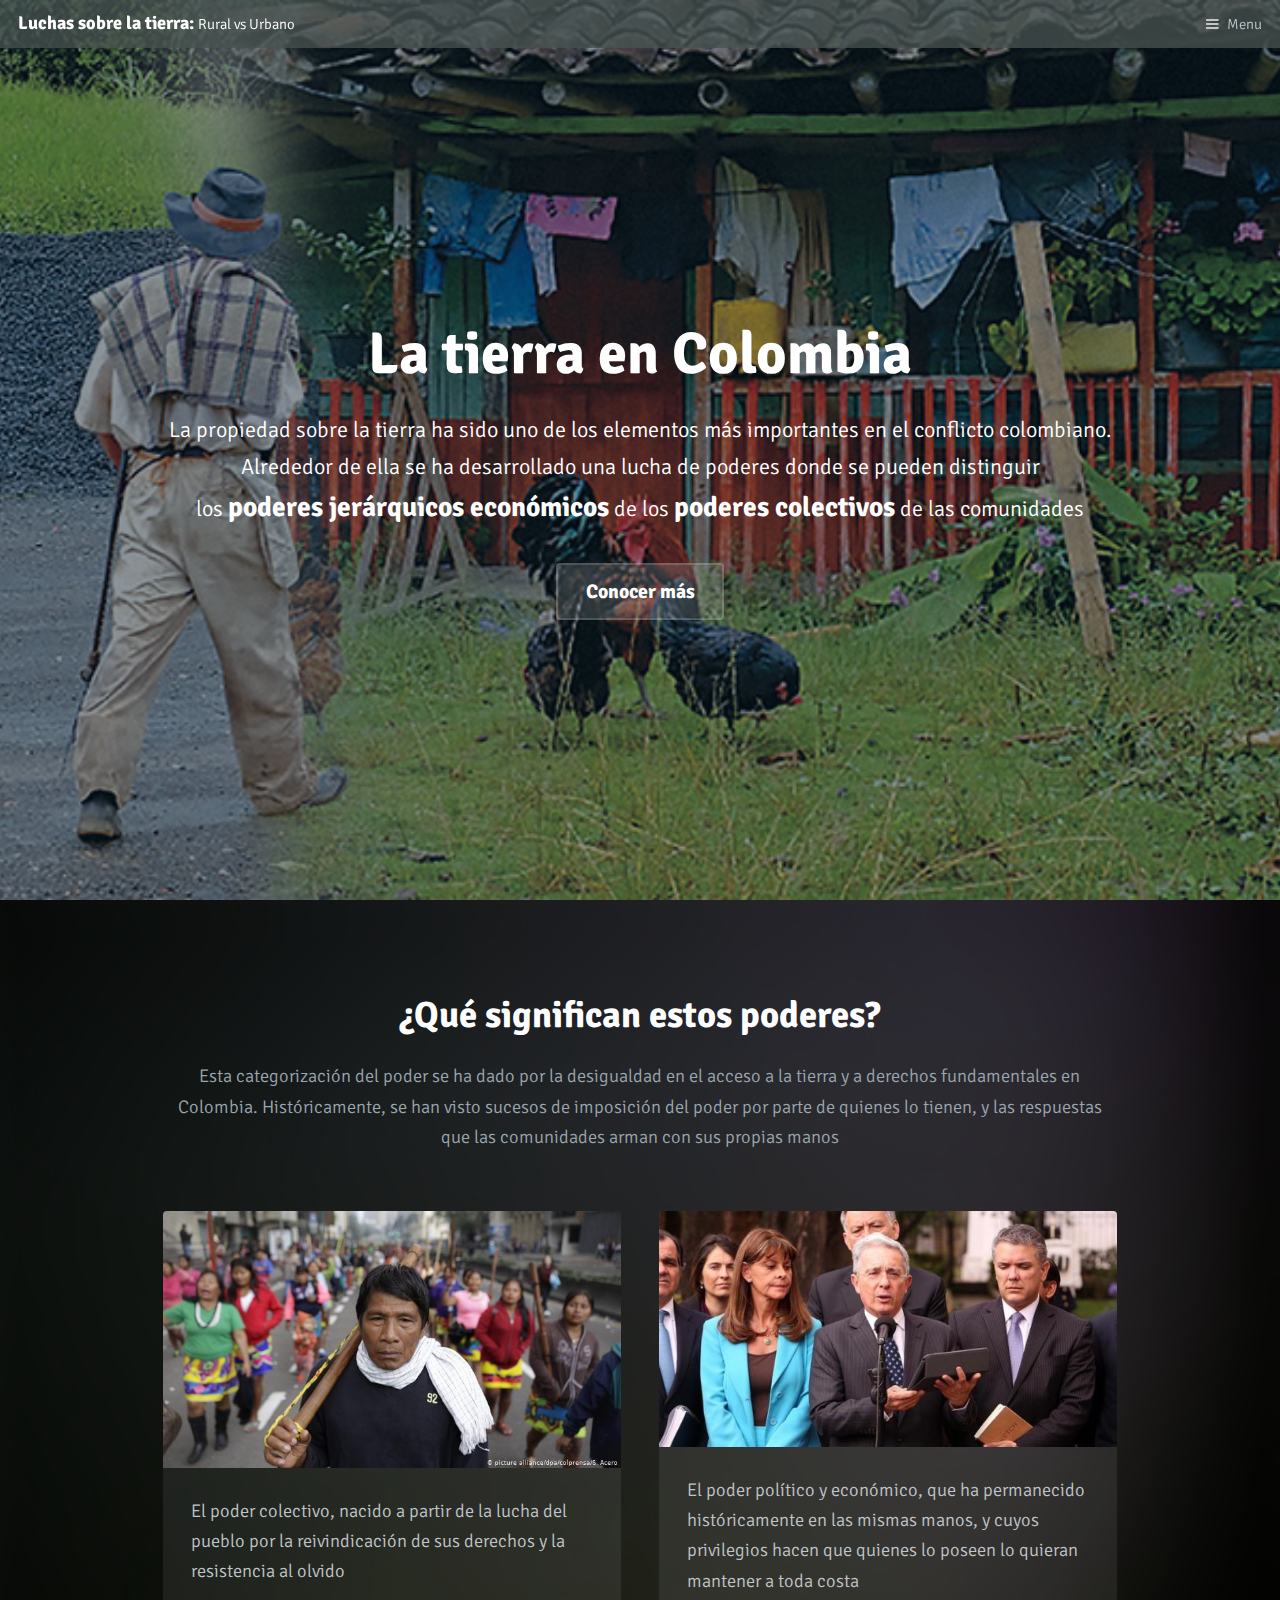
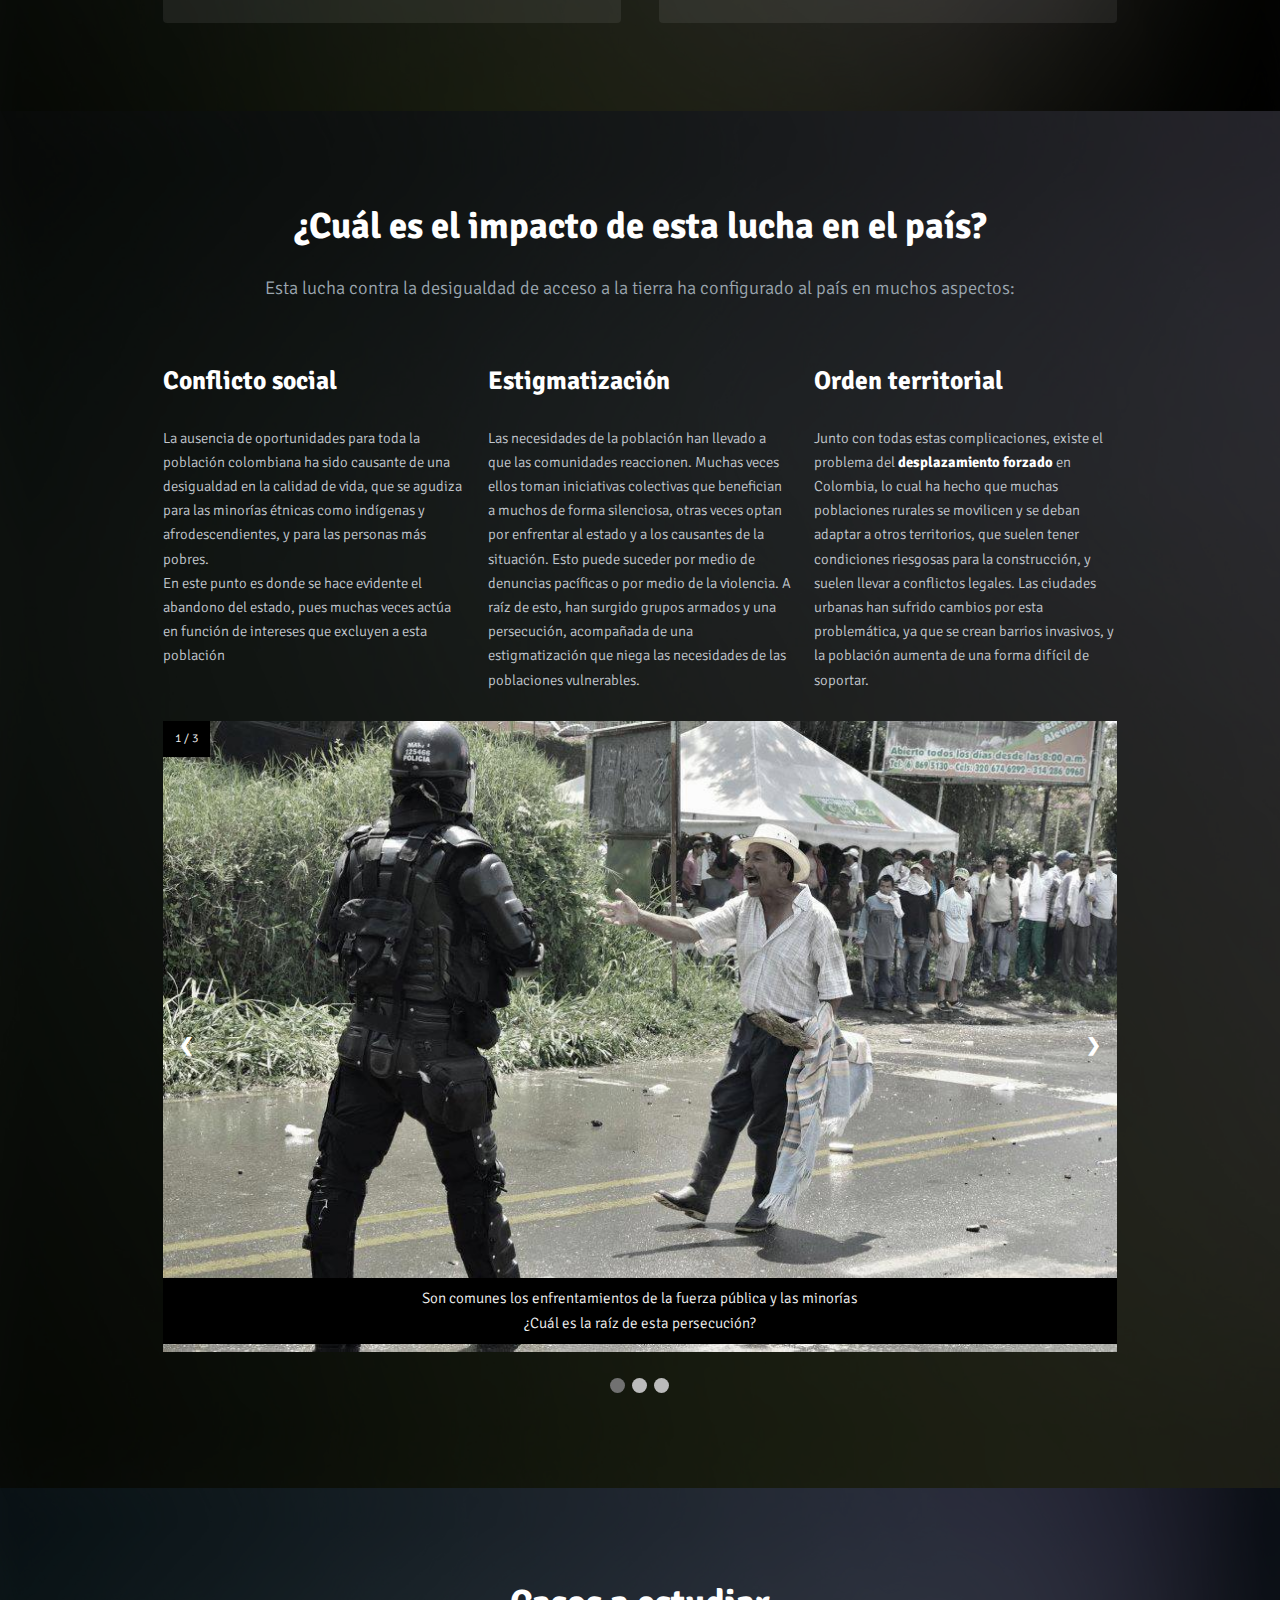
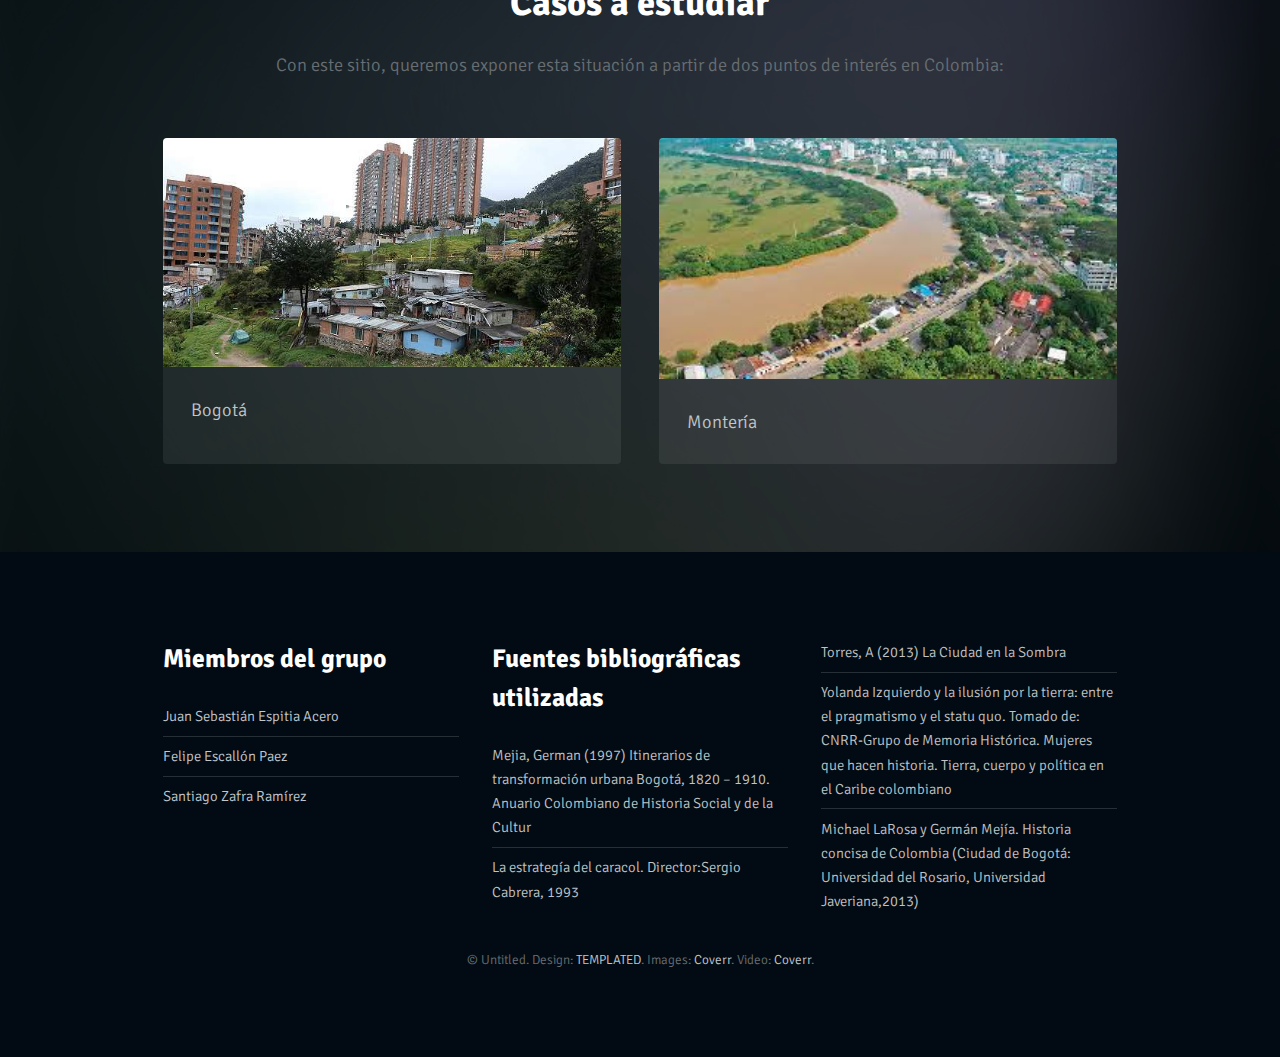
<file: website/index.html>
<!DOCTYPE HTML>
<!--
	Broadcast by TEMPLATED
	templated.co @templatedco
	Released for free under the Creative Commons Attribution 3.0 license (templated.co/license)
-->
<html>
	<head>
		<title>Luchas sobre la tierra: Sector Urbano vs Rural</title>
		<meta charset="utf-8" />
		<meta name="viewport" content="width=device-width, initial-scale=1" />
		<link rel="stylesheet" href="assets/css/main.css" />
	</head>
	<body>

		<!-- Header -->
			<header id="header">
				<h1><a href="#">Luchas sobre la tierra: <span>Rural vs Urbano</span></a></h1>
				<a href="#menu">Menu</a>
			</header>

		<!-- Nav -->
			<nav id="menu">
				<ul class="links">
					<li><a href="index.html">Inicio</a></li>
					<li><a href="generic.html">Vistazo de Montería</a></li>
					<li><a href="elements.html">Vistazo de Bogotá</a></li>
				</ul>
			</nav>

			<!-- Banner -->
			<!--
				To use a video as your background, set data-video to the name of your video without
				its extension (eg. images/banner). Your video must be available in both .mp4 and .webm
				formats to work correctly.
			-->
				<section id="banner" >
					<div class="inner">
						<header>
							<h1>La tierra en Colombia</h1>
							<p>La propiedad sobre la tierra ha sido uno de los elementos más importantes en el conflicto colombiano. 
								<br>Alrededor de ella se ha desarrollado una lucha de poderes donde se pueden distinguir <br>los 
								<strong>poderes jerárquicos económicos</strong> de los <strong>poderes colectivos</strong> de las comunidades</p>
						</header>
						<a href="#main" class="button big alt scrolly">Conocer más</a>
					</div>

				</section>

		<!-- Main -->
			<div id="main">

			<!-- One -->
				<section class="wrapper style1">
					<div class="inner">
						<header class="align-center">
							<h2>¿Qué significan estos poderes?</h2>
							<p>Esta categorización del poder se ha dado por la desigualdad en el acceso a la tierra y a derechos fundamentales en Colombia.
								 Históricamente, se han visto sucesos de imposición del poder por parte de quienes lo tienen, y las respuestas que las comunidades arman con sus propias manos</p>
						</header>
						<!-- 2 Column Video Section -->
						<div class="flex flex-2">
							<div class="video col">
								<div class="image fit">
									<img src="images/minorias indigenas.jpg" alt="" />
									<div class="arrow">
										<div class="icon"></div>
									</div>
								</div>
								<p class="caption">
									El poder colectivo, nacido a partir de la lucha del pueblo por la reivindicación de sus derechos y la resistencia al olvido
								</p>
							</div>
							<div class="video col">
								<div class="image fit">
									<img src="images/dirigentespoliticos.jpeg" alt="" />
									<div class="arrow">
										<div class="icon"></div>
									</div>
								</div>
								<p class="caption">
									El poder político y económico, que ha permanecido históricamente en las mismas manos, y cuyos privilegios hacen que quienes lo poseen lo quieran mantener a toda costa
								</p>
							</div>
						</div>
					</div>
				</section>
				


				<section class="wrapper style1">
					<div class="inner">
						<header class="align-center">
							<h2>¿Cuál es el impacto de esta lucha en el país?</h2>
							<p>Esta lucha contra la desigualdad de acceso a la tierra ha configurado al país en muchos aspectos:</p>
						</header>
						<!-- 2 Column Video Section -->
						<div class="row">
							<!-- Break -->
							<div class="4u 12u$(medium)">
								<h3>Conflicto social</h3>
								<p>La ausencia de oportunidades para toda la población colombiana ha sido causante de una desigualdad en la calidad de vida, que se agudiza para las minorías étnicas como indígenas y afrodescendientes, 
								y para las personas más pobres. <br> En este punto es donde se hace evidente el abandono del estado, pues muchas veces actúa en función de intereses que excluyen a esta población</p>
							</div>
							<div class="4u 12u$(medium)">
								<h3>Estigmatización</h3>
								<p>Las necesidades de la población han llevado a que las comunidades reaccionen. Muchas veces ellos toman iniciativas colectivas que benefician a muchos de forma silenciosa, otras veces optan por 
								enfrentar al estado y a los causantes de la situación. Esto puede suceder por medio de denuncias pacíficas o por medio de la violencia. A raíz de esto, han surgido grupos armados y una persecución, acompañada 
								 de una estigmatización que niega las necesidades de las poblaciones vulnerables.
								</p>
							</div>
							<div class="4u$ 12u$(medium)">
								<h3>Orden territorial</h3>
								<p>Junto con todas estas complicaciones, existe el problema del <strong>desplazamiento forzado</strong> en Colombia, lo cual ha hecho que muchas poblaciones rurales se movilicen y se deban adaptar a
								otros territorios, que suelen tener condiciones riesgosas para la construcción, y suelen llevar a conflictos legales. Las ciudades urbanas han sufrido cambios por esta problemática, ya que se crean barrios
								invasivos, y la población aumenta de una forma difícil de soportar.</p>
							</div>
						</div>	
						<div class="image fit">
							<div class="slideshow-container">
								<div class="mySlides fade">
									<div class="numbertext">1 / 3</div>
									<img src="images/esmadhdp.jpg" style="width:100%">
									<div class="text">Son comunes los enfrentamientos de la fuerza pública y las minorías <br>¿Cuál es la raíz de esta persecución?</div>
								</div>
								
								<div class="mySlides fade">
									<div class="numbertext">2 / 3</div>
									<img src="images/poder-desplazados.jpg" style="width:100%">
									<div class="text">La reivindicación se busca de forma pacífica <br>¿A dónde irán los desplazados?</div>
								</div>
								
								<div class="mySlides fade">
									<div class="numbertext">3 / 3</div>
									<img src="images/campesinosarmados.jpg" style="width:100%">
									<div class="text">La reivindicación también puede buscarse de forma violenta <br>¿Cuántos inocentes más serán afectados?</div>
								</div>
								
								<a class="prev" onclick="plusSlides(-1)">&#10094;</a>
								<a class="next" onclick="plusSlides(1)">&#10095;</a>
								
								</div>
								<br>
								
								<div style="text-align:center">
									<span class="dot" onclick="currentSlide(1)"></span> 
									<span class="dot" onclick="currentSlide(2)"></span> 
									<span class="dot" onclick="currentSlide(3)"></span> 
							</div>
							<div class="arrow">
								<div class="icon "></div>
							</div>
						</div>
					</div>
				</section>

			
			<!-- Three -->
				<section class="wrapper ">
					<div class="inner">
						<header class="align-center">
							<h2>Casos a estudiar</h2>
							<p>Con este sitio, queremos exponer esta situación a partir de dos puntos de interés en Colombia:</p>
						</header>

						<!-- 3 Column Video Section -->
							<div class="flex flex-2">
								<div class="video col">
									<div class="image fit">
										<img src="images/losolivos.jpg" alt="" />
										<div class="arrow">
											<div class="icon "></div>
										</div>
									</div>
									<p class="caption">
										Bogotá
									</p>
									<a href="elements.html" class="link"><span>Click Me</span></a>
								</div>
								<div class="video col">
									<div class="image fit">
										<img src="images/Monteria.jpg" alt="" />
										<div class="arrow">
											<div class="icon "></div>
										</div>
									</div>
									<p class="caption">
										Montería
									</p>
									<a href="generic.html" class="link"><span>Click Me</span></a>
								</div>
							</div>
					</div>
				</section>

			</div>

		<!-- Footer -->
			<footer id="footer">
				<div class="inner">
					<div class="flex flex-3">
						<div class="col">
							<h3>Miembros del grupo</h3>
							<ul class="alt">
								<li><a href="mailto:js.espitia@uniandes.edu.co">Juan Sebastián Espitia Acero</a></li>
								<li><a href="mailto:f.escallonp@uniandes.edu.co">Felipe Escallón Paez</a></li>
								<li><a href="mailto:s.zafra@uniandes.edu.co">Santiago Zafra Ramírez</a></li>
							</ul>
						</div>
						<div class="col">
							<h3>Fuentes bibliográficas utilizadas</h3>
							<ul class="alt">
								<li>Mejia, German (1997) Itinerarios de transformación urbana Bogotá, 1820 – 1910. Anuario Colombiano de Historia Social y de la Cultur</li>
								<li>La estrategía del caracol. Director:Sergio Cabrera, 1993</li>
							</ul>
						</div>
						<div class="col">
							<ul class="alt">
								<li>Torres, A (2013) La Ciudad en la Sombra</li>
								<li>Yolanda Izquierdo y la ilusión por la tierra: entre el pragmatismo y el statu quo. Tomado de: CNRR-Grupo de Memoria Histórica. Mujeres que hacen historia. Tierra, cuerpo y política en el Caribe colombiano</li>
								<li>Michael LaRosa y Germán Mejía. Historia concisa de Colombia (Ciudad de Bogotá: Universidad del Rosario, Universidad Javeriana,2013)</li>
							</ul>
						</div>
					</div>
				</div>
				<div class="copyright">
					
					&copy; Untitled. Design: <a href="https://templated.co">TEMPLATED</a>. Images: <a href="https://unsplash.com">Coverr</a>. Video: <a href="https://coverr.co">Coverr</a>.
				</div>
			</footer>

		<!-- Scripts -->
			<script src="assets/js/jquery.min.js"></script>
			<script src="assets/js/jquery.scrolly.min.js"></script>
			<script src="assets/js/skel.min.js"></script>
			<script src="assets/js/util.js"></script>
			<script src="assets/js/main.js"></script>
			<script>
				var slideIndex = 1;
				showSlides(slideIndex);
				
				function plusSlides(n) {
					showSlides(slideIndex += n);
				}
				
				function currentSlide(n) {
					showSlides(slideIndex = n);
				}
				
				function showSlides(n) {
					var i;
					var slides = document.getElementsByClassName("mySlides");
					var dots = document.getElementsByClassName("dot");
					if (n > slides.length) {slideIndex = 1}    
					if (n < 1) {slideIndex = slides.length}
					for (i = 0; i < slides.length; i++) {
						slides[i].style.display = "none";  
					}
					for (i = 0; i < dots.length; i++) {
						dots[i].className = dots[i].className.replace(" active", "");
					}
					slides[slideIndex-1].style.display = "block";  
					dots[slideIndex-1].className += " active";
				}
			</script>

	</body>
</html>
</file>
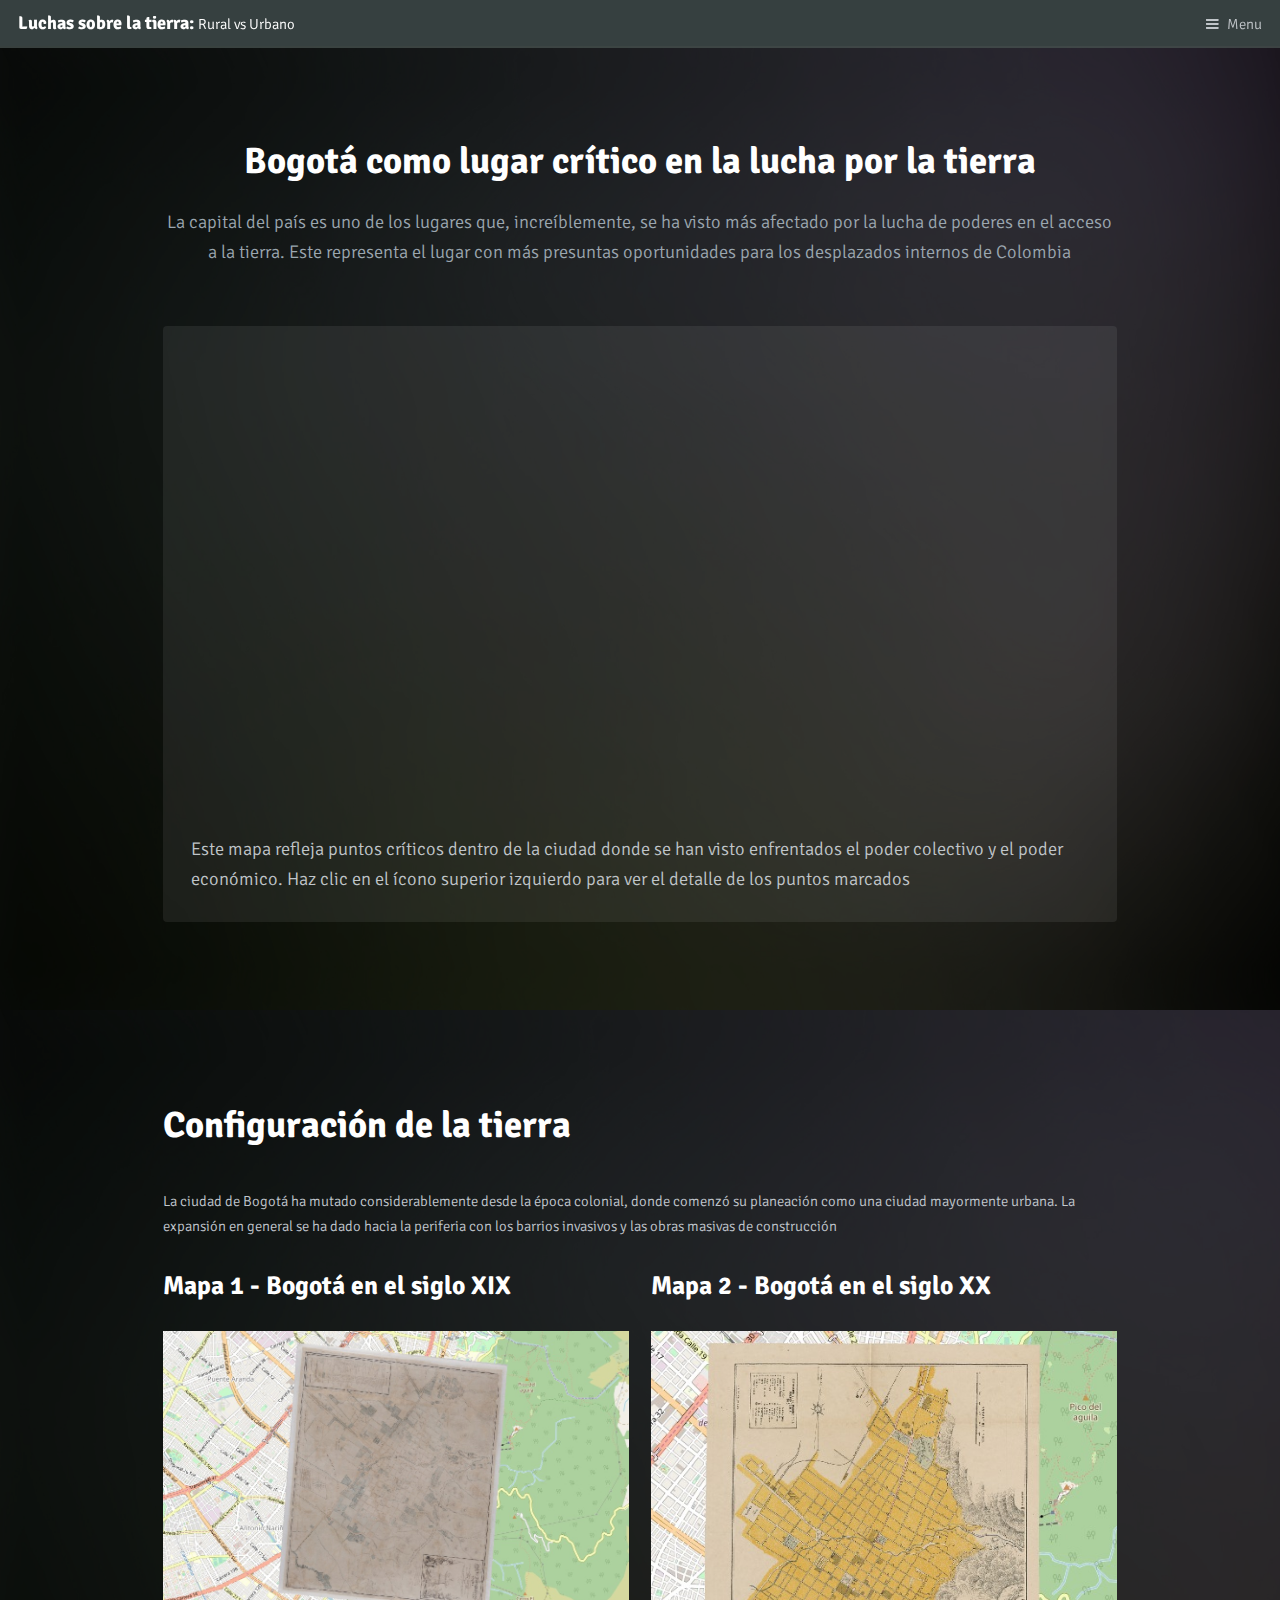
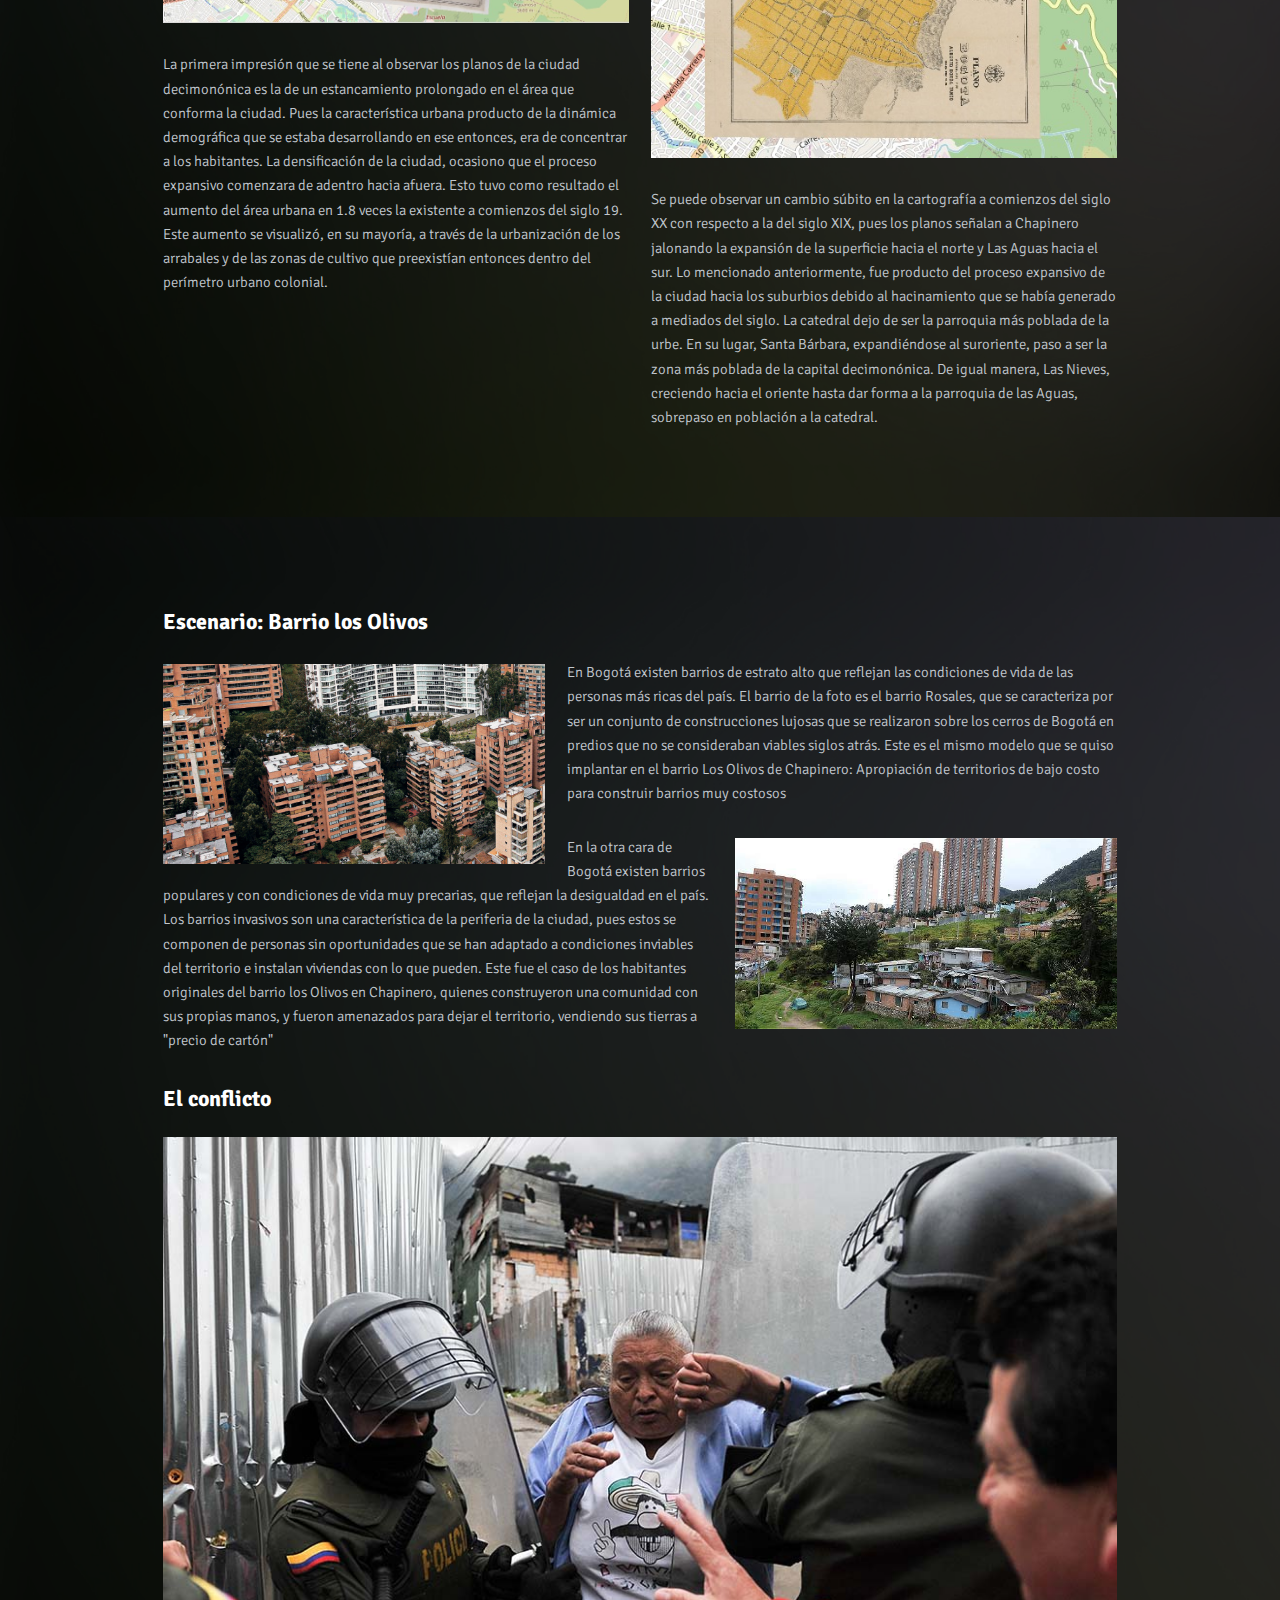
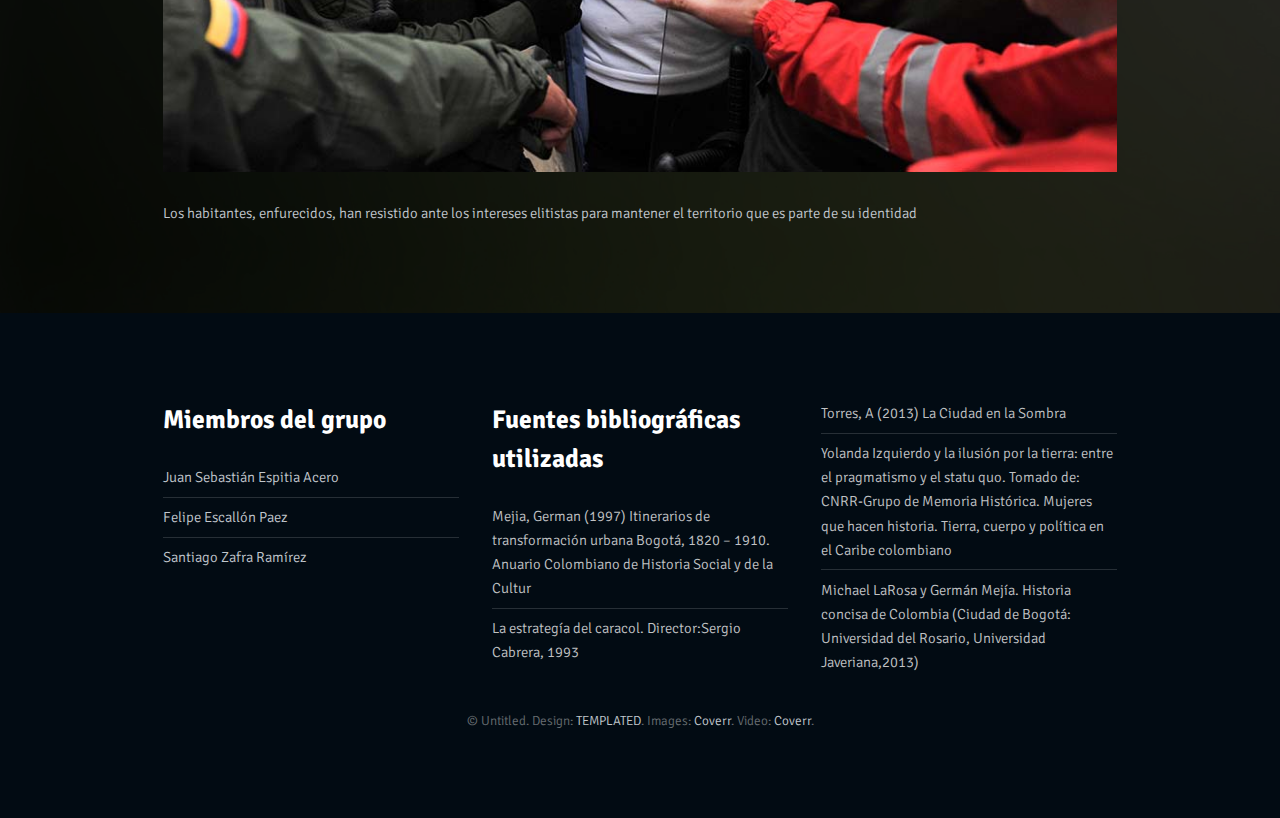
<file: website/elements.html>
<!DOCTYPE HTML>
<!--
	Broadcast by TEMPLATED
	templated.co @templatedco
	Released for free under the Creative Commons Attribution 3.0 license (templated.co/license)
-->
<html>
	<head>
		<title>Luchas por la tierra: Bogotá</title>
		<meta charset="utf-8" />
		<meta name="viewport" content="width=device-width, initial-scale=1" />
		<link rel="stylesheet" href="assets/css/main.css" />
	</head>
	<body class="subpage">

		<!-- Header -->
		<header id="header">
			<h1><a href="index.html">Luchas sobre la tierra: <span>Rural vs Urbano</span></a></h1>
			<a href="#menu">Menu</a>
		</header>

		<!-- Nav -->
		<nav id="menu">
			<ul class="links">
				<li><a href="index.html">Inicio</a></li>
				<li><a href="generic.html">Vistazo de Montería</a></li>
				<li><a href="elements.html">Vistazo de Bogotá</a></li>
			</ul>
		</nav>


		<!-- Main -->
			<div id="main">
					<section class="wrapper style1">
						<div class="inner">
							<header class="align-center">
								<h2>Bogotá como lugar crítico en la lucha por la tierra</h2>
								<p>La capital del país es uno de los lugares que, increíblemente, se ha visto más afectado por la lucha de poderes en el acceso a la tierra. Este representa el lugar con más presuntas oportunidades para los desplazados internos de Colombia</p>
							</header>
							<div class="video">
								<div class="flex flex-2">
									<iframe src="https://www.google.com/maps/d/u/1/embed?mid=1PxZrGYPP8lu__ggzMZjbp21cgDC3qwbB" width="1800" height="480"></iframe>
								</div>
								<p class="caption">
									Este mapa refleja puntos críticos dentro de la ciudad donde se han visto enfrentados el poder colectivo y el poder económico. Haz clic en el ícono superior izquierdo para ver el detalle de los puntos marcados
								</p>
							</div>
						</div>
					</section>
				<section class="wrapper style1">
				<div class="inner">
					<h2 id="content">Configuración de la tierra</h2>
					<p>La ciudad de Bogotá ha mutado considerablemente desde la época colonial, donde comenzó su planeación como una ciudad mayormente urbana. La expansión en general se ha dado hacia la periferia con los barrios invasivos y las obras masivas de construcción</p>
					<div class="row">
						<div class="6u 12u$(small)">
							<h3>Mapa 1 - Bogotá en el siglo XIX</h3>
							<span class="image fit"><img src="images/mapa1.jpeg"/></span>
							<p>La primera impresión que se tiene al observar los planos de la ciudad decimonónica es la de un estancamiento prolongado en el área que conforma la ciudad. Pues la característica urbana producto de la dinámica demográfica que se estaba desarrollando en ese entonces, era de concentrar a los habitantes. La densificación de la ciudad, ocasiono que el proceso expansivo comenzara de adentro hacia afuera. Esto tuvo como resultado el aumento del área urbana en 1.8 veces la existente a comienzos del siglo 19. Este aumento se visualizó, en su mayoría, a través de la urbanización de los arrabales y de las zonas de cultivo que preexistían entonces dentro del perímetro urbano colonial.</p>
						</div>
						<div class="6u$ 12u$(small)">
							<h3>Mapa 2 - Bogotá en el siglo XX</h3>
							<span class="image fit"><img src="images/mapa2.jpeg"/></span>
							<p>Se puede observar un cambio súbito en la cartografía a comienzos del siglo XX con respecto a la del siglo XIX, pues los planos señalan a Chapinero jalonando la expansión de la superficie hacia el norte y Las Aguas hacia el sur. Lo mencionado anteriormente, fue producto del proceso expansivo de la ciudad hacia los suburbios debido al hacinamiento que se había generado a mediados del siglo. La catedral dejo de ser la parroquia más poblada de la urbe. En su lugar, Santa Bárbara, expandiéndose al suroriente, paso a ser la zona más poblada de la capital decimonónica. De igual manera, Las Nieves, creciendo hacia el oriente hasta dar forma a la parroquia de las Aguas, sobrepaso en población a la catedral.</p>
						</div>
					</div>
				</div>
				</section>
				<section class="wrapper style1">
					<div class="inner">
						
						<h4>Escenario: Barrio los Olivos</h4>
						<p><span class="image left"><img src="images/rosales.jpg" alt="" /></span>En Bogotá existen barrios de estrato alto que reflejan las condiciones de vida de las personas más ricas del país. El barrio de la foto es el barrio Rosales, que se caracteriza por ser un conjunto de construcciones lujosas que se realizaron sobre los cerros de Bogotá en predios que no se consideraban viables siglos atrás. Este es el mismo modelo que se quiso implantar en el barrio Los Olivos de Chapinero: Apropiación de territorios de bajo costo para construir barrios muy costosos<br></p>
						<p><span class="image right"><img src="images/losolivos.jpg" alt="" /></span>En la otra cara de Bogotá existen barrios populares y con condiciones de vida muy precarias, que reflejan la desigualdad en el país. Los barrios invasivos son una característica de la periferia de la ciudad, pues estos se componen de personas sin oportunidades que se han adaptado a condiciones inviables del territorio e instalan viviendas con lo que pueden. Este fue el caso de los habitantes originales del barrio los Olivos en Chapinero, quienes construyeron una comunidad con sus propias manos, y fueron amenazados para dejar el territorio, vendiendo sus tierras a "precio de cartón"</p>
						<h4>El conflicto</h4>
						<span class="image fit"><img src="images/desalojo_olivos.jpg"/></span>
						<p>Los habitantes, enfurecidos, han resistido ante los intereses elitistas para mantener el territorio que es parte de su identidad</p>
					</div>
				</section>

		<!-- Footer -->
		<footer id="footer">
				<div class="inner">
					<div class="flex flex-3">
						<div class="col">
							<h3>Miembros del grupo</h3>
							<ul class="alt">
								<li><a href="mailto:js.espitia@uniandes.edu.co">Juan Sebastián Espitia Acero</a></li>
								<li><a href="mailto:f.escallonp@uniandes.edu.co">Felipe Escallón Paez</a></li>
								<li><a href="mailto:s.zafra@uniandes.edu.co">Santiago Zafra Ramírez</a></li>
							</ul>
						</div>
						<div class="col">
							<h3>Fuentes bibliográficas utilizadas</h3>
							<ul class="alt">
								<li>Mejia, German (1997) Itinerarios de transformación urbana Bogotá, 1820 – 1910. Anuario Colombiano de Historia Social y de la Cultur</li>
								<li>La estrategía del caracol. Director:Sergio Cabrera, 1993</li>
							</ul>
						</div>
						<div class="col">
							<ul class="alt">
								<li>Torres, A (2013) La Ciudad en la Sombra</li>
								<li>Yolanda Izquierdo y la ilusión por la tierra: entre el pragmatismo y el statu quo. Tomado de: CNRR-Grupo de Memoria Histórica. Mujeres que hacen historia. Tierra, cuerpo y política en el Caribe colombiano</li>
								<li>Michael LaRosa y Germán Mejía. Historia concisa de Colombia (Ciudad de Bogotá: Universidad del Rosario, Universidad Javeriana,2013)</li>
							</ul>
						</div>
					</div>
				</div>
				<div class="copyright">
					
					&copy; Untitled. Design: <a href="https://templated.co">TEMPLATED</a>. Images: <a href="https://unsplash.com">Coverr</a>. Video: <a href="https://coverr.co">Coverr</a>.
				</div>
			</footer>

		<!-- Scripts -->
			<script src="assets/js/jquery.min.js"></script>
			<script src="assets/js/jquery.scrolly.min.js"></script>
			<script src="assets/js/skel.min.js"></script>
			<script src="assets/js/util.js"></script>
			<script src="assets/js/main.js"></script>

	</body>
</html>
</file>
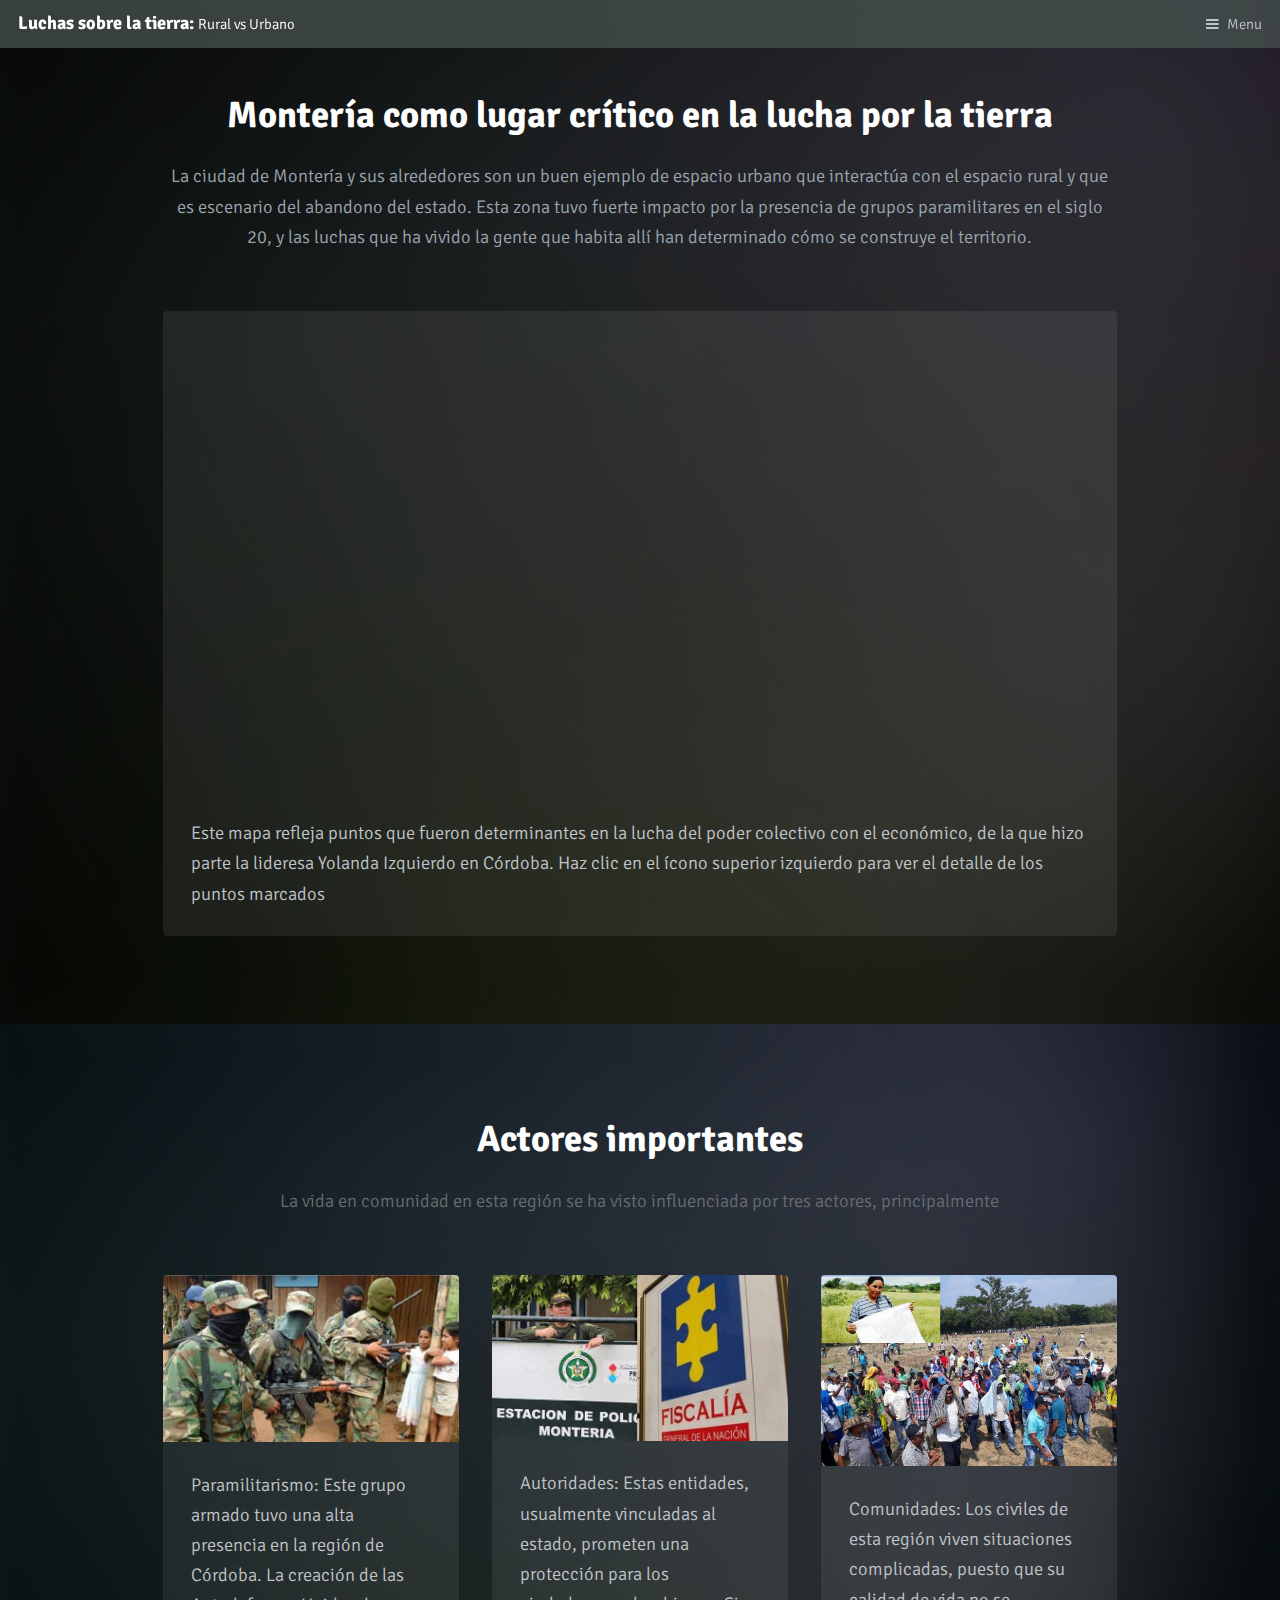
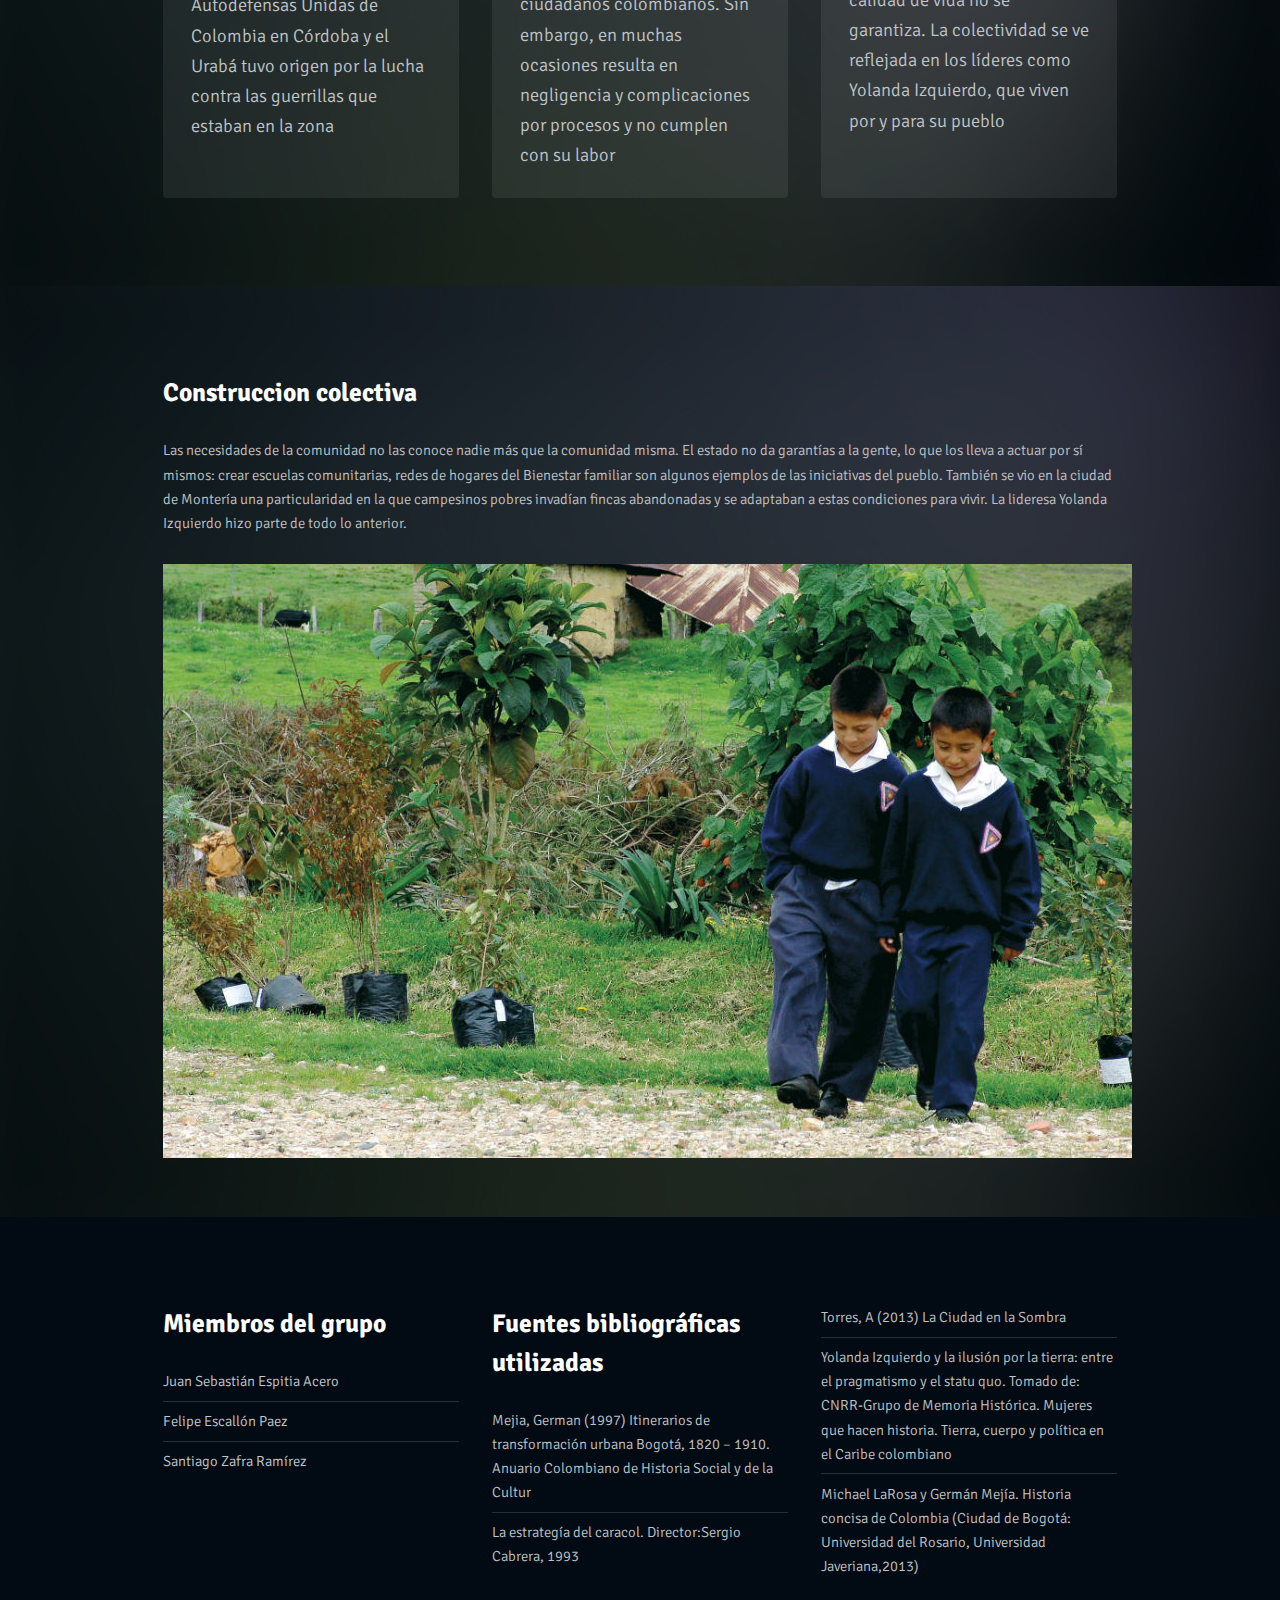
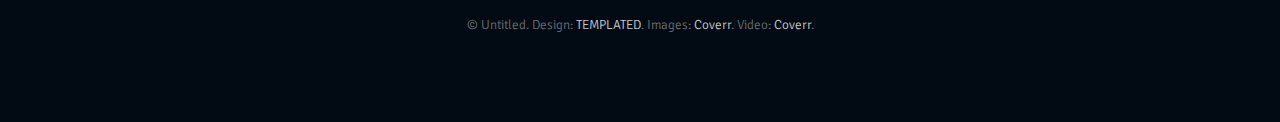
<file: website/generic.html>
<!DOCTYPE HTML>
<!--
	Broadcast by TEMPLATED
	templated.co @templatedco
	Released for free under the Creative Commons Attribution 3.0 license (templated.co/license)
-->
<html>
	<head>
		<title>Luchas por la tierra: Montería</title>
		<meta charset="utf-8" />
		<meta name="viewport" content="width=device-width, initial-scale=1" />
		<link rel="stylesheet" href="assets/css/main.css" />
	</head>
	<body>

		<!-- Header -->
			<header id="header">
				<h1><a href="index.html">Luchas sobre la tierra: <span>Rural vs Urbano</span></a></h1>
				<a href="#menu">Menu</a>
			</header>

		<!-- Nav -->
			<nav id="menu">
				<ul class="links">
					<li><a href="index.html">Inicio</a></li>
					<li><a href="generic.html">Vistazo de Montería</a></li>
					<li><a href="elements.html">Vistazo de Bogotá</a></li>
				</ul>
			</nav>

		<!-- Main -->
			<div id="main">

			<!-- One -->
				<section class="wrapper style1">
					<div class="inner">
						<header class="align-center">
							<h2>Montería como lugar crítico en la lucha por la tierra</h2>
							<p>La ciudad de Montería y sus alrededores son un buen ejemplo de espacio urbano que interactúa con el espacio rural 
								y que es escenario del abandono del estado. Esta zona tuvo fuerte impacto por la presencia de grupos paramilitares en 
								el siglo 20, y las luchas que ha vivido la gente que habita allí han determinado cómo se construye el territorio. 
							</p>
						</header>
						<div class="video">
							<div class="flex flex-2">
								<iframe src="https://www.google.com/maps/d/u/0/embed?mid=1jAAPUVCrs9HgyRR1jwEODEl-gNA8gbJG" width="1800" height="480"></iframe>
							</div>
							<p class="caption">
								Este mapa refleja puntos que fueron determinantes en la lucha del poder colectivo con el económico, de la que hizo parte la lideresa Yolanda Izquierdo en Córdoba. Haz clic en el ícono superior izquierdo para ver el detalle de los puntos marcados							
							</p>
						</div>
					</div>
				</section>

			<!-- Three -->
				<section class="wrapper ">
					<div class="inner">
						<header class="align-center">
							<h2>Actores importantes</h2>
							<p>La vida en comunidad en esta región se ha visto influenciada por tres actores, principalmente </p>
						</header>
						
						<!-- 3 Column Video Section -->
							<div class="flex flex-3">
								<div class="video col">
									<div class="image fit">
										<img src="images/paramilitarismo.jpg" alt="" />
									</div>
									<p class="caption">
										Paramilitarismo: Este grupo armado tuvo una alta presencia en la región de Córdoba. La creación de las Autodefensas Unidas de Colombia en Córdoba y el Urabá tuvo origen por la lucha contra las guerrillas que estaban en la zona
									</p>
								</div>
								<div class="video col">
									<div class="image fit">
										<img src="images/fiscalia.png" alt="" />
									</div>
									<p class="caption">
										Autoridades: Estas entidades, usualmente vinculadas al estado, prometen una protección para los ciudadanos colombianos. Sin embargo, en muchas ocasiones resulta en negligencia y complicaciones por procesos y no cumplen con su labor
									</p>
								</div>
								<div class="video col">
									<div class="image fit">
										<img src="images/comunidad_cordoba.jpg" alt="" />
									</div>
									<p class="caption">
										Comunidades: Los civiles de esta región viven situaciones complicadas, puesto que su calidad de vida no se garantiza. La colectividad se ve reflejada en los líderes como Yolanda Izquierdo, que viven por y para su pueblo 
									</p>
								</div>
							</div>
					</div>
				</section>

				<section class="wrapper">
					<div class="inner">
						<h3>Construccion colectiva</h3>
						<p>
							Las necesidades de la comunidad no las conoce nadie más que la comunidad misma. El estado no da garantías a la gente, lo que los lleva a actuar por sí mismos: crear escuelas comunitarias, redes de hogares del Bienestar familiar son algunos ejemplos de las iniciativas del pueblo. 
							También se vio en la ciudad de Montería una particularidad en la que campesinos pobres invadían fincas abandonadas y se adaptaban a estas condiciones para vivir. La lideresa Yolanda Izquierdo hizo parte de todo lo anterior.
						</p>
						<img src="images/educacionrural.jpg"/>
					</div>
				</section>

			</div>

		<!-- Footer -->
		<footer id="footer">
			<div class="inner">
				<div class="flex flex-3">
					<div class="col">
						<h3>Miembros del grupo</h3>
						<ul class="alt">
							<li><a href="mailto:js.espitia@uniandes.edu.co">Juan Sebastián Espitia Acero</a></li>
							<li><a href="mailto:f.escallonp@uniandes.edu.co">Felipe Escallón Paez</a></li>
							<li><a href="mailto:s.zafra@uniandes.edu.co">Santiago Zafra Ramírez</a></li>
						</ul>
					</div>
					<div class="col">
						<h3>Fuentes bibliográficas utilizadas</h3>
						<ul class="alt">
							<li>Mejia, German (1997) Itinerarios de transformación urbana Bogotá, 1820 – 1910. Anuario Colombiano de Historia Social y de la Cultur</li>
							<li>La estrategía del caracol. Director:Sergio Cabrera, 1993</li>
						</ul>
					</div>
					<div class="col">
						<ul class="alt">
							<li>Torres, A (2013) La Ciudad en la Sombra</li>
							<li>Yolanda Izquierdo y la ilusión por la tierra: entre el pragmatismo y el statu quo. Tomado de: CNRR-Grupo de Memoria Histórica. Mujeres que hacen historia. Tierra, cuerpo y política en el Caribe colombiano</li>
							<li>Michael LaRosa y Germán Mejía. Historia concisa de Colombia (Ciudad de Bogotá: Universidad del Rosario, Universidad Javeriana,2013)</li>
						</ul>
					</div>
				</div>
			</div>
			<div class="copyright">
				
				&copy; Untitled. Design: <a href="https://templated.co">TEMPLATED</a>. Images: <a href="https://unsplash.com">Coverr</a>. Video: <a href="https://coverr.co">Coverr</a>.
			</div>
		</footer>

		<!-- Scripts -->
			<script src="assets/js/jquery.min.js"></script>
			<script src="assets/js/jquery.scrolly.min.js"></script>
			<script src="assets/js/skel.min.js"></script>
			<script src="assets/js/util.js"></script>
			<script src="assets/js/main.js"></script>

	</body>
</html>
</file>
<file: website/assets/css/main.css>
@charset "UTF-8";
@import url(font-awesome.min.css);
@import url("https://fonts.googleapis.com/css?family=Signika:300,700");

/*
	Broadcast by TEMPLATED
	templated.co @templatedco
	Released for free under the Creative Commons Attribution 3.0 license (templated.co/license)
*/

/* Reset */

	html, body, div, span, applet, object, iframe, h1, h2, h3, h4, h5, h6, p, blockquote, pre, a, abbr, acronym, address, big, cite, code, del, dfn, em, img, ins, kbd, q, s, samp, small, strike, strong, sub, sup, tt, var, b, u, i, center, dl, dt, dd, ol, ul, li, fieldset, form, label, legend, table, caption, tbody, tfoot, thead, tr, th, td, article, aside, canvas, details, embed, figure, figcaption, footer, header, hgroup, menu, nav, output, ruby, section, summary, time, mark, audio, video {
		margin: 0;
		padding: 0;
		border: 0;
		font-size: 100%;
		font: inherit;
		vertical-align: baseline;
	}

	article, aside, details, figcaption, figure, footer, header, hgroup, menu, nav, section {
		display: block;
	}

	body {
		line-height: 1;
	}

	ol, ul {
		list-style: none;
	}

	blockquote, q {
		quotes: none;
	}

	blockquote:before, blockquote:after, q:before, q:after {
		content: '';
		content: none;
	}

	table {
		border-collapse: collapse;
		border-spacing: 0;
	}

	body {
		-webkit-text-size-adjust: none;
	}

/* Box Model */

	*, *:before, *:after {
		-moz-box-sizing: border-box;
		-webkit-box-sizing: border-box;
		box-sizing: border-box;
	}

/* Containers */

	.container {
		margin-left: auto;
		margin-right: auto;
	}

	.container.\31 25\25 {
		width: 100%;
		max-width: 100em;
		min-width: 80em;
	}

	.container.\37 5\25 {
		width: 60em;
	}

	.container.\35 0\25 {
		width: 40em;
	}

	.container.\32 5\25 {
		width: 20em;
	}

	.container {
		width: 80em;
	}

	@media screen and (max-width: 1680px) {

		.container.\31 25\25 {
			width: 100%;
			max-width: 100em;
			min-width: 80em;
		}

		.container.\37 5\25 {
			width: 60em;
		}

		.container.\35 0\25 {
			width: 40em;
		}

		.container.\32 5\25 {
			width: 20em;
		}

		.container {
			width: 80em;
		}

	}

	@media screen and (max-width: 1280px) {

		.container.\31 25\25 {
			width: 100%;
			max-width: 81.25em;
			min-width: 65em;
		}

		.container.\37 5\25 {
			width: 48.75em;
		}

		.container.\35 0\25 {
			width: 32.5em;
		}

		.container.\32 5\25 {
			width: 16.25em;
		}

		.container {
			width: 65em;
		}

	}

	@media screen and (max-width: 980px) {

		.container.\31 25\25 {
			width: 100%;
			max-width: 112.5%;
			min-width: 90%;
		}

		.container.\37 5\25 {
			width: 67.5%;
		}

		.container.\35 0\25 {
			width: 45%;
		}

		.container.\32 5\25 {
			width: 22.5%;
		}

		.container {
			width: 90%;
		}

	}

	@media screen and (max-width: 736px) {

		.container.\31 25\25 {
			width: 100%;
			max-width: 112.5%;
			min-width: 90%;
		}

		.container.\37 5\25 {
			width: 67.5%;
		}

		.container.\35 0\25 {
			width: 45%;
		}

		.container.\32 5\25 {
			width: 22.5%;
		}

		.container {
			width: 90% !important;
		}

	}

	@media screen and (max-width: 480px) {

		.container.\31 25\25 {
			width: 100%;
			max-width: 112.5%;
			min-width: 90%;
		}

		.container.\37 5\25 {
			width: 67.5%;
		}

		.container.\35 0\25 {
			width: 45%;
		}

		.container.\32 5\25 {
			width: 22.5%;
		}

		.container {
			width: 90% !important;
		}

	}

/* Grid */

	.row {
		border-bottom: solid 1px transparent;
		-moz-box-sizing: border-box;
		-webkit-box-sizing: border-box;
		box-sizing: border-box;
	}

	.row > * {
		float: left;
		-moz-box-sizing: border-box;
		-webkit-box-sizing: border-box;
		box-sizing: border-box;
	}

	.row:after, .row:before {
		content: '';
		display: block;
		clear: both;
		height: 0;
	}

	.row.uniform > * > :first-child {
		margin-top: 0;
	}

	.row.uniform > * > :last-child {
		margin-bottom: 0;
	}

	.row.\30 \25 > * {
		padding: 0 0 0 0em;
	}

	.row.\30 \25 {
		margin: 0 0 -1px 0em;
	}

	.row.uniform.\30 \25 > * {
		padding: 0em 0 0 0em;
	}

	.row.uniform.\30 \25 {
		margin: 0em 0 -1px 0em;
	}

	.row > * {
		padding: 0 0 0 2em;
	}

	.row {
		margin: 0 0 -1px -2em;
	}

	.row.uniform > * {
		padding: 2em 0 0 2em;
	}

	.row.uniform {
		margin: -2em 0 -1px -2em;
	}

	.row.\32 00\25 > * {
		padding: 0 0 0 4em;
	}

	.row.\32 00\25 {
		margin: 0 0 -1px -4em;
	}

	.row.uniform.\32 00\25 > * {
		padding: 4em 0 0 4em;
	}

	.row.uniform.\32 00\25 {
		margin: -4em 0 -1px -4em;
	}

	.row.\31 50\25 > * {
		padding: 0 0 0 3em;
	}

	.row.\31 50\25 {
		margin: 0 0 -1px -3em;
	}

	.row.uniform.\31 50\25 > * {
		padding: 3em 0 0 3em;
	}

	.row.uniform.\31 50\25 {
		margin: -3em 0 -1px -3em;
	}

	.row.\35 0\25 > * {
		padding: 0 0 0 1em;
	}

	.row.\35 0\25 {
		margin: 0 0 -1px -1em;
	}

	.row.uniform.\35 0\25 > * {
		padding: 1em 0 0 1em;
	}

	.row.uniform.\35 0\25 {
		margin: -1em 0 -1px -1em;
	}

	.row.\32 5\25 > * {
		padding: 0 0 0 0.5em;
	}

	.row.\32 5\25 {
		margin: 0 0 -1px -0.5em;
	}

	.row.uniform.\32 5\25 > * {
		padding: 0.5em 0 0 0.5em;
	}

	.row.uniform.\32 5\25 {
		margin: -0.5em 0 -1px -0.5em;
	}

	.\31 2u, .\31 2u\24 {
		width: 100%;
		clear: none;
		margin-left: 0;
	}

	.\31 1u, .\31 1u\24 {
		width: 91.6666666667%;
		clear: none;
		margin-left: 0;
	}

	.\31 0u, .\31 0u\24 {
		width: 83.3333333333%;
		clear: none;
		margin-left: 0;
	}

	.\39 u, .\39 u\24 {
		width: 75%;
		clear: none;
		margin-left: 0;
	}

	.\38 u, .\38 u\24 {
		width: 66.6666666667%;
		clear: none;
		margin-left: 0;
	}

	.\37 u, .\37 u\24 {
		width: 58.3333333333%;
		clear: none;
		margin-left: 0;
	}

	.\36 u, .\36 u\24 {
		width: 50%;
		clear: none;
		margin-left: 0;
	}

	.\35 u, .\35 u\24 {
		width: 41.6666666667%;
		clear: none;
		margin-left: 0;
	}

	.\34 u, .\34 u\24 {
		width: 33.3333333333%;
		clear: none;
		margin-left: 0;
	}

	.\33 u, .\33 u\24 {
		width: 25%;
		clear: none;
		margin-left: 0;
	}

	.\32 u, .\32 u\24 {
		width: 16.6666666667%;
		clear: none;
		margin-left: 0;
	}

	.\31 u, .\31 u\24 {
		width: 8.3333333333%;
		clear: none;
		margin-left: 0;
	}

	.\31 2u\24 + *,
	.\31 1u\24 + *,
	.\31 0u\24 + *,
	.\39 u\24 + *,
	.\38 u\24 + *,
	.\37 u\24 + *,
	.\36 u\24 + *,
	.\35 u\24 + *,
	.\34 u\24 + *,
	.\33 u\24 + *,
	.\32 u\24 + *,
	.\31 u\24 + * {
		clear: left;
	}

	.\-11u {
		margin-left: 91.66667%;
	}

	.\-10u {
		margin-left: 83.33333%;
	}

	.\-9u {
		margin-left: 75%;
	}

	.\-8u {
		margin-left: 66.66667%;
	}

	.\-7u {
		margin-left: 58.33333%;
	}

	.\-6u {
		margin-left: 50%;
	}

	.\-5u {
		margin-left: 41.66667%;
	}

	.\-4u {
		margin-left: 33.33333%;
	}

	.\-3u {
		margin-left: 25%;
	}

	.\-2u {
		margin-left: 16.66667%;
	}

	.\-1u {
		margin-left: 8.33333%;
	}

	@media screen and (max-width: 1680px) {

		.row > * {
			padding: 0 0 0 2em;
		}

		.row {
			margin: 0 0 -1px -2em;
		}

		.row.uniform > * {
			padding: 2em 0 0 2em;
		}

		.row.uniform {
			margin: -2em 0 -1px -2em;
		}

		.row.\32 00\25 > * {
			padding: 0 0 0 4em;
		}

		.row.\32 00\25 {
			margin: 0 0 -1px -4em;
		}

		.row.uniform.\32 00\25 > * {
			padding: 4em 0 0 4em;
		}

		.row.uniform.\32 00\25 {
			margin: -4em 0 -1px -4em;
		}

		.row.\31 50\25 > * {
			padding: 0 0 0 3em;
		}

		.row.\31 50\25 {
			margin: 0 0 -1px -3em;
		}

		.row.uniform.\31 50\25 > * {
			padding: 3em 0 0 3em;
		}

		.row.uniform.\31 50\25 {
			margin: -3em 0 -1px -3em;
		}

		.row.\35 0\25 > * {
			padding: 0 0 0 1em;
		}

		.row.\35 0\25 {
			margin: 0 0 -1px -1em;
		}

		.row.uniform.\35 0\25 > * {
			padding: 1em 0 0 1em;
		}

		.row.uniform.\35 0\25 {
			margin: -1em 0 -1px -1em;
		}

		.row.\32 5\25 > * {
			padding: 0 0 0 0.5em;
		}

		.row.\32 5\25 {
			margin: 0 0 -1px -0.5em;
		}

		.row.uniform.\32 5\25 > * {
			padding: 0.5em 0 0 0.5em;
		}

		.row.uniform.\32 5\25 {
			margin: -0.5em 0 -1px -0.5em;
		}

		.\31 2u\28xlarge\29, .\31 2u\24\28xlarge\29 {
			width: 100%;
			clear: none;
			margin-left: 0;
		}

		.\31 1u\28xlarge\29, .\31 1u\24\28xlarge\29 {
			width: 91.6666666667%;
			clear: none;
			margin-left: 0;
		}

		.\31 0u\28xlarge\29, .\31 0u\24\28xlarge\29 {
			width: 83.3333333333%;
			clear: none;
			margin-left: 0;
		}

		.\39 u\28xlarge\29, .\39 u\24\28xlarge\29 {
			width: 75%;
			clear: none;
			margin-left: 0;
		}

		.\38 u\28xlarge\29, .\38 u\24\28xlarge\29 {
			width: 66.6666666667%;
			clear: none;
			margin-left: 0;
		}

		.\37 u\28xlarge\29, .\37 u\24\28xlarge\29 {
			width: 58.3333333333%;
			clear: none;
			margin-left: 0;
		}

		.\36 u\28xlarge\29, .\36 u\24\28xlarge\29 {
			width: 50%;
			clear: none;
			margin-left: 0;
		}

		.\35 u\28xlarge\29, .\35 u\24\28xlarge\29 {
			width: 41.6666666667%;
			clear: none;
			margin-left: 0;
		}

		.\34 u\28xlarge\29, .\34 u\24\28xlarge\29 {
			width: 33.3333333333%;
			clear: none;
			margin-left: 0;
		}

		.\33 u\28xlarge\29, .\33 u\24\28xlarge\29 {
			width: 25%;
			clear: none;
			margin-left: 0;
		}

		.\32 u\28xlarge\29, .\32 u\24\28xlarge\29 {
			width: 16.6666666667%;
			clear: none;
			margin-left: 0;
		}

		.\31 u\28xlarge\29, .\31 u\24\28xlarge\29 {
			width: 8.3333333333%;
			clear: none;
			margin-left: 0;
		}

		.\31 2u\24\28xlarge\29 + *,
		.\31 1u\24\28xlarge\29 + *,
		.\31 0u\24\28xlarge\29 + *,
		.\39 u\24\28xlarge\29 + *,
		.\38 u\24\28xlarge\29 + *,
		.\37 u\24\28xlarge\29 + *,
		.\36 u\24\28xlarge\29 + *,
		.\35 u\24\28xlarge\29 + *,
		.\34 u\24\28xlarge\29 + *,
		.\33 u\24\28xlarge\29 + *,
		.\32 u\24\28xlarge\29 + *,
		.\31 u\24\28xlarge\29 + * {
			clear: left;
		}

		.\-11u\28xlarge\29 {
			margin-left: 91.66667%;
		}

		.\-10u\28xlarge\29 {
			margin-left: 83.33333%;
		}

		.\-9u\28xlarge\29 {
			margin-left: 75%;
		}

		.\-8u\28xlarge\29 {
			margin-left: 66.66667%;
		}

		.\-7u\28xlarge\29 {
			margin-left: 58.33333%;
		}

		.\-6u\28xlarge\29 {
			margin-left: 50%;
		}

		.\-5u\28xlarge\29 {
			margin-left: 41.66667%;
		}

		.\-4u\28xlarge\29 {
			margin-left: 33.33333%;
		}

		.\-3u\28xlarge\29 {
			margin-left: 25%;
		}

		.\-2u\28xlarge\29 {
			margin-left: 16.66667%;
		}

		.\-1u\28xlarge\29 {
			margin-left: 8.33333%;
		}

	}

	@media screen and (max-width: 1280px) {

		.row > * {
			padding: 0 0 0 1.5em;
		}

		.row {
			margin: 0 0 -1px -1.5em;
		}

		.row.uniform > * {
			padding: 1.5em 0 0 1.5em;
		}

		.row.uniform {
			margin: -1.5em 0 -1px -1.5em;
		}

		.row.\32 00\25 > * {
			padding: 0 0 0 3em;
		}

		.row.\32 00\25 {
			margin: 0 0 -1px -3em;
		}

		.row.uniform.\32 00\25 > * {
			padding: 3em 0 0 3em;
		}

		.row.uniform.\32 00\25 {
			margin: -3em 0 -1px -3em;
		}

		.row.\31 50\25 > * {
			padding: 0 0 0 2.25em;
		}

		.row.\31 50\25 {
			margin: 0 0 -1px -2.25em;
		}

		.row.uniform.\31 50\25 > * {
			padding: 2.25em 0 0 2.25em;
		}

		.row.uniform.\31 50\25 {
			margin: -2.25em 0 -1px -2.25em;
		}

		.row.\35 0\25 > * {
			padding: 0 0 0 0.75em;
		}

		.row.\35 0\25 {
			margin: 0 0 -1px -0.75em;
		}

		.row.uniform.\35 0\25 > * {
			padding: 0.75em 0 0 0.75em;
		}

		.row.uniform.\35 0\25 {
			margin: -0.75em 0 -1px -0.75em;
		}

		.row.\32 5\25 > * {
			padding: 0 0 0 0.375em;
		}

		.row.\32 5\25 {
			margin: 0 0 -1px -0.375em;
		}

		.row.uniform.\32 5\25 > * {
			padding: 0.375em 0 0 0.375em;
		}

		.row.uniform.\32 5\25 {
			margin: -0.375em 0 -1px -0.375em;
		}

		.\31 2u\28large\29, .\31 2u\24\28large\29 {
			width: 100%;
			clear: none;
			margin-left: 0;
		}

		.\31 1u\28large\29, .\31 1u\24\28large\29 {
			width: 91.6666666667%;
			clear: none;
			margin-left: 0;
		}

		.\31 0u\28large\29, .\31 0u\24\28large\29 {
			width: 83.3333333333%;
			clear: none;
			margin-left: 0;
		}

		.\39 u\28large\29, .\39 u\24\28large\29 {
			width: 75%;
			clear: none;
			margin-left: 0;
		}

		.\38 u\28large\29, .\38 u\24\28large\29 {
			width: 66.6666666667%;
			clear: none;
			margin-left: 0;
		}

		.\37 u\28large\29, .\37 u\24\28large\29 {
			width: 58.3333333333%;
			clear: none;
			margin-left: 0;
		}

		.\36 u\28large\29, .\36 u\24\28large\29 {
			width: 50%;
			clear: none;
			margin-left: 0;
		}

		.\35 u\28large\29, .\35 u\24\28large\29 {
			width: 41.6666666667%;
			clear: none;
			margin-left: 0;
		}

		.\34 u\28large\29, .\34 u\24\28large\29 {
			width: 33.3333333333%;
			clear: none;
			margin-left: 0;
		}

		.\33 u\28large\29, .\33 u\24\28large\29 {
			width: 25%;
			clear: none;
			margin-left: 0;
		}

		.\32 u\28large\29, .\32 u\24\28large\29 {
			width: 16.6666666667%;
			clear: none;
			margin-left: 0;
		}

		.\31 u\28large\29, .\31 u\24\28large\29 {
			width: 8.3333333333%;
			clear: none;
			margin-left: 0;
		}

		.\31 2u\24\28large\29 + *,
		.\31 1u\24\28large\29 + *,
		.\31 0u\24\28large\29 + *,
		.\39 u\24\28large\29 + *,
		.\38 u\24\28large\29 + *,
		.\37 u\24\28large\29 + *,
		.\36 u\24\28large\29 + *,
		.\35 u\24\28large\29 + *,
		.\34 u\24\28large\29 + *,
		.\33 u\24\28large\29 + *,
		.\32 u\24\28large\29 + *,
		.\31 u\24\28large\29 + * {
			clear: left;
		}

		.\-11u\28large\29 {
			margin-left: 91.66667%;
		}

		.\-10u\28large\29 {
			margin-left: 83.33333%;
		}

		.\-9u\28large\29 {
			margin-left: 75%;
		}

		.\-8u\28large\29 {
			margin-left: 66.66667%;
		}

		.\-7u\28large\29 {
			margin-left: 58.33333%;
		}

		.\-6u\28large\29 {
			margin-left: 50%;
		}

		.\-5u\28large\29 {
			margin-left: 41.66667%;
		}

		.\-4u\28large\29 {
			margin-left: 33.33333%;
		}

		.\-3u\28large\29 {
			margin-left: 25%;
		}

		.\-2u\28large\29 {
			margin-left: 16.66667%;
		}

		.\-1u\28large\29 {
			margin-left: 8.33333%;
		}

	}

	@media screen and (max-width: 980px) {

		.row > * {
			padding: 0 0 0 1.5em;
		}

		.row {
			margin: 0 0 -1px -1.5em;
		}

		.row.uniform > * {
			padding: 1.5em 0 0 1.5em;
		}

		.row.uniform {
			margin: -1.5em 0 -1px -1.5em;
		}

		.row.\32 00\25 > * {
			padding: 0 0 0 3em;
		}

		.row.\32 00\25 {
			margin: 0 0 -1px -3em;
		}

		.row.uniform.\32 00\25 > * {
			padding: 3em 0 0 3em;
		}

		.row.uniform.\32 00\25 {
			margin: -3em 0 -1px -3em;
		}

		.row.\31 50\25 > * {
			padding: 0 0 0 2.25em;
		}

		.row.\31 50\25 {
			margin: 0 0 -1px -2.25em;
		}

		.row.uniform.\31 50\25 > * {
			padding: 2.25em 0 0 2.25em;
		}

		.row.uniform.\31 50\25 {
			margin: -2.25em 0 -1px -2.25em;
		}

		.row.\35 0\25 > * {
			padding: 0 0 0 0.75em;
		}

		.row.\35 0\25 {
			margin: 0 0 -1px -0.75em;
		}

		.row.uniform.\35 0\25 > * {
			padding: 0.75em 0 0 0.75em;
		}

		.row.uniform.\35 0\25 {
			margin: -0.75em 0 -1px -0.75em;
		}

		.row.\32 5\25 > * {
			padding: 0 0 0 0.375em;
		}

		.row.\32 5\25 {
			margin: 0 0 -1px -0.375em;
		}

		.row.uniform.\32 5\25 > * {
			padding: 0.375em 0 0 0.375em;
		}

		.row.uniform.\32 5\25 {
			margin: -0.375em 0 -1px -0.375em;
		}

		.\31 2u\28medium\29, .\31 2u\24\28medium\29 {
			width: 100%;
			clear: none;
			margin-left: 0;
		}

		.\31 1u\28medium\29, .\31 1u\24\28medium\29 {
			width: 91.6666666667%;
			clear: none;
			margin-left: 0;
		}

		.\31 0u\28medium\29, .\31 0u\24\28medium\29 {
			width: 83.3333333333%;
			clear: none;
			margin-left: 0;
		}

		.\39 u\28medium\29, .\39 u\24\28medium\29 {
			width: 75%;
			clear: none;
			margin-left: 0;
		}

		.\38 u\28medium\29, .\38 u\24\28medium\29 {
			width: 66.6666666667%;
			clear: none;
			margin-left: 0;
		}

		.\37 u\28medium\29, .\37 u\24\28medium\29 {
			width: 58.3333333333%;
			clear: none;
			margin-left: 0;
		}

		.\36 u\28medium\29, .\36 u\24\28medium\29 {
			width: 50%;
			clear: none;
			margin-left: 0;
		}

		.\35 u\28medium\29, .\35 u\24\28medium\29 {
			width: 41.6666666667%;
			clear: none;
			margin-left: 0;
		}

		.\34 u\28medium\29, .\34 u\24\28medium\29 {
			width: 33.3333333333%;
			clear: none;
			margin-left: 0;
		}

		.\33 u\28medium\29, .\33 u\24\28medium\29 {
			width: 25%;
			clear: none;
			margin-left: 0;
		}

		.\32 u\28medium\29, .\32 u\24\28medium\29 {
			width: 16.6666666667%;
			clear: none;
			margin-left: 0;
		}

		.\31 u\28medium\29, .\31 u\24\28medium\29 {
			width: 8.3333333333%;
			clear: none;
			margin-left: 0;
		}

		.\31 2u\24\28medium\29 + *,
		.\31 1u\24\28medium\29 + *,
		.\31 0u\24\28medium\29 + *,
		.\39 u\24\28medium\29 + *,
		.\38 u\24\28medium\29 + *,
		.\37 u\24\28medium\29 + *,
		.\36 u\24\28medium\29 + *,
		.\35 u\24\28medium\29 + *,
		.\34 u\24\28medium\29 + *,
		.\33 u\24\28medium\29 + *,
		.\32 u\24\28medium\29 + *,
		.\31 u\24\28medium\29 + * {
			clear: left;
		}

		.\-11u\28medium\29 {
			margin-left: 91.66667%;
		}

		.\-10u\28medium\29 {
			margin-left: 83.33333%;
		}

		.\-9u\28medium\29 {
			margin-left: 75%;
		}

		.\-8u\28medium\29 {
			margin-left: 66.66667%;
		}

		.\-7u\28medium\29 {
			margin-left: 58.33333%;
		}

		.\-6u\28medium\29 {
			margin-left: 50%;
		}

		.\-5u\28medium\29 {
			margin-left: 41.66667%;
		}

		.\-4u\28medium\29 {
			margin-left: 33.33333%;
		}

		.\-3u\28medium\29 {
			margin-left: 25%;
		}

		.\-2u\28medium\29 {
			margin-left: 16.66667%;
		}

		.\-1u\28medium\29 {
			margin-left: 8.33333%;
		}

	}

	@media screen and (max-width: 736px) {

		.row > * {
			padding: 0 0 0 1.25em;
		}

		.row {
			margin: 0 0 -1px -1.25em;
		}

		.row.uniform > * {
			padding: 1.25em 0 0 1.25em;
		}

		.row.uniform {
			margin: -1.25em 0 -1px -1.25em;
		}

		.row.\32 00\25 > * {
			padding: 0 0 0 2.5em;
		}

		.row.\32 00\25 {
			margin: 0 0 -1px -2.5em;
		}

		.row.uniform.\32 00\25 > * {
			padding: 2.5em 0 0 2.5em;
		}

		.row.uniform.\32 00\25 {
			margin: -2.5em 0 -1px -2.5em;
		}

		.row.\31 50\25 > * {
			padding: 0 0 0 1.875em;
		}

		.row.\31 50\25 {
			margin: 0 0 -1px -1.875em;
		}

		.row.uniform.\31 50\25 > * {
			padding: 1.875em 0 0 1.875em;
		}

		.row.uniform.\31 50\25 {
			margin: -1.875em 0 -1px -1.875em;
		}

		.row.\35 0\25 > * {
			padding: 0 0 0 0.625em;
		}

		.row.\35 0\25 {
			margin: 0 0 -1px -0.625em;
		}

		.row.uniform.\35 0\25 > * {
			padding: 0.625em 0 0 0.625em;
		}

		.row.uniform.\35 0\25 {
			margin: -0.625em 0 -1px -0.625em;
		}

		.row.\32 5\25 > * {
			padding: 0 0 0 0.3125em;
		}

		.row.\32 5\25 {
			margin: 0 0 -1px -0.3125em;
		}

		.row.uniform.\32 5\25 > * {
			padding: 0.3125em 0 0 0.3125em;
		}

		.row.uniform.\32 5\25 {
			margin: -0.3125em 0 -1px -0.3125em;
		}

		.\31 2u\28small\29, .\31 2u\24\28small\29 {
			width: 100%;
			clear: none;
			margin-left: 0;
		}

		.\31 1u\28small\29, .\31 1u\24\28small\29 {
			width: 91.6666666667%;
			clear: none;
			margin-left: 0;
		}

		.\31 0u\28small\29, .\31 0u\24\28small\29 {
			width: 83.3333333333%;
			clear: none;
			margin-left: 0;
		}

		.\39 u\28small\29, .\39 u\24\28small\29 {
			width: 75%;
			clear: none;
			margin-left: 0;
		}

		.\38 u\28small\29, .\38 u\24\28small\29 {
			width: 66.6666666667%;
			clear: none;
			margin-left: 0;
		}

		.\37 u\28small\29, .\37 u\24\28small\29 {
			width: 58.3333333333%;
			clear: none;
			margin-left: 0;
		}

		.\36 u\28small\29, .\36 u\24\28small\29 {
			width: 50%;
			clear: none;
			margin-left: 0;
		}

		.\35 u\28small\29, .\35 u\24\28small\29 {
			width: 41.6666666667%;
			clear: none;
			margin-left: 0;
		}

		.\34 u\28small\29, .\34 u\24\28small\29 {
			width: 33.3333333333%;
			clear: none;
			margin-left: 0;
		}

		.\33 u\28small\29, .\33 u\24\28small\29 {
			width: 25%;
			clear: none;
			margin-left: 0;
		}

		.\32 u\28small\29, .\32 u\24\28small\29 {
			width: 16.6666666667%;
			clear: none;
			margin-left: 0;
		}

		.\31 u\28small\29, .\31 u\24\28small\29 {
			width: 8.3333333333%;
			clear: none;
			margin-left: 0;
		}

		.\31 2u\24\28small\29 + *,
		.\31 1u\24\28small\29 + *,
		.\31 0u\24\28small\29 + *,
		.\39 u\24\28small\29 + *,
		.\38 u\24\28small\29 + *,
		.\37 u\24\28small\29 + *,
		.\36 u\24\28small\29 + *,
		.\35 u\24\28small\29 + *,
		.\34 u\24\28small\29 + *,
		.\33 u\24\28small\29 + *,
		.\32 u\24\28small\29 + *,
		.\31 u\24\28small\29 + * {
			clear: left;
		}

		.\-11u\28small\29 {
			margin-left: 91.66667%;
		}

		.\-10u\28small\29 {
			margin-left: 83.33333%;
		}

		.\-9u\28small\29 {
			margin-left: 75%;
		}

		.\-8u\28small\29 {
			margin-left: 66.66667%;
		}

		.\-7u\28small\29 {
			margin-left: 58.33333%;
		}

		.\-6u\28small\29 {
			margin-left: 50%;
		}

		.\-5u\28small\29 {
			margin-left: 41.66667%;
		}

		.\-4u\28small\29 {
			margin-left: 33.33333%;
		}

		.\-3u\28small\29 {
			margin-left: 25%;
		}

		.\-2u\28small\29 {
			margin-left: 16.66667%;
		}

		.\-1u\28small\29 {
			margin-left: 8.33333%;
		}

	}

	@media screen and (max-width: 480px) {

		.row > * {
			padding: 0 0 0 1.25em;
		}

		.row {
			margin: 0 0 -1px -1.25em;
		}

		.row.uniform > * {
			padding: 1.25em 0 0 1.25em;
		}

		.row.uniform {
			margin: -1.25em 0 -1px -1.25em;
		}

		.row.\32 00\25 > * {
			padding: 0 0 0 2.5em;
		}

		.row.\32 00\25 {
			margin: 0 0 -1px -2.5em;
		}

		.row.uniform.\32 00\25 > * {
			padding: 2.5em 0 0 2.5em;
		}

		.row.uniform.\32 00\25 {
			margin: -2.5em 0 -1px -2.5em;
		}

		.row.\31 50\25 > * {
			padding: 0 0 0 1.875em;
		}

		.row.\31 50\25 {
			margin: 0 0 -1px -1.875em;
		}

		.row.uniform.\31 50\25 > * {
			padding: 1.875em 0 0 1.875em;
		}

		.row.uniform.\31 50\25 {
			margin: -1.875em 0 -1px -1.875em;
		}

		.row.\35 0\25 > * {
			padding: 0 0 0 0.625em;
		}

		.row.\35 0\25 {
			margin: 0 0 -1px -0.625em;
		}

		.row.uniform.\35 0\25 > * {
			padding: 0.625em 0 0 0.625em;
		}

		.row.uniform.\35 0\25 {
			margin: -0.625em 0 -1px -0.625em;
		}

		.row.\32 5\25 > * {
			padding: 0 0 0 0.3125em;
		}

		.row.\32 5\25 {
			margin: 0 0 -1px -0.3125em;
		}

		.row.uniform.\32 5\25 > * {
			padding: 0.3125em 0 0 0.3125em;
		}

		.row.uniform.\32 5\25 {
			margin: -0.3125em 0 -1px -0.3125em;
		}

		.\31 2u\28xsmall\29, .\31 2u\24\28xsmall\29 {
			width: 100%;
			clear: none;
			margin-left: 0;
		}

		.\31 1u\28xsmall\29, .\31 1u\24\28xsmall\29 {
			width: 91.6666666667%;
			clear: none;
			margin-left: 0;
		}

		.\31 0u\28xsmall\29, .\31 0u\24\28xsmall\29 {
			width: 83.3333333333%;
			clear: none;
			margin-left: 0;
		}

		.\39 u\28xsmall\29, .\39 u\24\28xsmall\29 {
			width: 75%;
			clear: none;
			margin-left: 0;
		}

		.\38 u\28xsmall\29, .\38 u\24\28xsmall\29 {
			width: 66.6666666667%;
			clear: none;
			margin-left: 0;
		}

		.\37 u\28xsmall\29, .\37 u\24\28xsmall\29 {
			width: 58.3333333333%;
			clear: none;
			margin-left: 0;
		}

		.\36 u\28xsmall\29, .\36 u\24\28xsmall\29 {
			width: 50%;
			clear: none;
			margin-left: 0;
		}

		.\35 u\28xsmall\29, .\35 u\24\28xsmall\29 {
			width: 41.6666666667%;
			clear: none;
			margin-left: 0;
		}

		.\34 u\28xsmall\29, .\34 u\24\28xsmall\29 {
			width: 33.3333333333%;
			clear: none;
			margin-left: 0;
		}

		.\33 u\28xsmall\29, .\33 u\24\28xsmall\29 {
			width: 25%;
			clear: none;
			margin-left: 0;
		}

		.\32 u\28xsmall\29, .\32 u\24\28xsmall\29 {
			width: 16.6666666667%;
			clear: none;
			margin-left: 0;
		}

		.\31 u\28xsmall\29, .\31 u\24\28xsmall\29 {
			width: 8.3333333333%;
			clear: none;
			margin-left: 0;
		}

		.\31 2u\24\28xsmall\29 + *,
		.\31 1u\24\28xsmall\29 + *,
		.\31 0u\24\28xsmall\29 + *,
		.\39 u\24\28xsmall\29 + *,
		.\38 u\24\28xsmall\29 + *,
		.\37 u\24\28xsmall\29 + *,
		.\36 u\24\28xsmall\29 + *,
		.\35 u\24\28xsmall\29 + *,
		.\34 u\24\28xsmall\29 + *,
		.\33 u\24\28xsmall\29 + *,
		.\32 u\24\28xsmall\29 + *,
		.\31 u\24\28xsmall\29 + * {
			clear: left;
		}

		.\-11u\28xsmall\29 {
			margin-left: 91.66667%;
		}

		.\-10u\28xsmall\29 {
			margin-left: 83.33333%;
		}

		.\-9u\28xsmall\29 {
			margin-left: 75%;
		}

		.\-8u\28xsmall\29 {
			margin-left: 66.66667%;
		}

		.\-7u\28xsmall\29 {
			margin-left: 58.33333%;
		}

		.\-6u\28xsmall\29 {
			margin-left: 50%;
		}

		.\-5u\28xsmall\29 {
			margin-left: 41.66667%;
		}

		.\-4u\28xsmall\29 {
			margin-left: 33.33333%;
		}

		.\-3u\28xsmall\29 {
			margin-left: 25%;
		}

		.\-2u\28xsmall\29 {
			margin-left: 16.66667%;
		}

		.\-1u\28xsmall\29 {
			margin-left: 8.33333%;
		}

	}

/* Basic */

	@-ms-viewport {
		width: device-width;
	}

	body {
		-ms-overflow-style: scrollbar;
	}

	@media screen and (max-width: 480px) {

		html, body {
			min-width: 320px;
		}

	}

	body {
		background: #020B13;
	}

		body.is-loading *, body.is-loading *:before, body.is-loading *:after {
			-moz-animation: none !important;
			-webkit-animation: none !important;
			-ms-animation: none !important;
			animation: none !important;
			-moz-transition: none !important;
			-webkit-transition: none !important;
			-ms-transition: none !important;
			transition: none !important;
		}

/* Type */

	body {
		background-color: #020B13;
		color: #c0c2c4;
	}

	body, input, select, textarea {
		font-family: "Signika", sans-serif;
		font-size: 13pt;
		font-weight: 300;
		line-height: 1.65;
	}

		@media screen and (max-width: 1680px) {

			body, input, select, textarea {
				font-size: 11pt;
			}

		}

		@media screen and (max-width: 1280px) {

			body, input, select, textarea {
				font-size: 11pt;
			}

		}

		@media screen and (max-width: 980px) {

			body, input, select, textarea {
				font-size: 12pt;
			}

		}

		@media screen and (max-width: 736px) {

			body, input, select, textarea {
				font-size: 12pt;
			}

		}

		@media screen and (max-width: 480px) {

			body, input, select, textarea {
				font-size: 12pt;
			}

		}

	a {
		-moz-transition: color 0.2s ease-in-out;
		-webkit-transition: color 0.2s ease-in-out;
		-ms-transition: color 0.2s ease-in-out;
		transition: color 0.2s ease-in-out;
		text-decoration: none;
	}

	strong, b {
		font-weight: 700;
	}

	em, i {
		font-style: italic;
	}

	p {
		margin: 0 0 2em 0;
	}

	h1, h2, h3, h4, h5, h6 {
		font-weight: 700;
		line-height: 1.5;
		margin: 0 0 1em 0;
	}

		h1 a, h2 a, h3 a, h4 a, h5 a, h6 a {
			color: inherit;
			text-decoration: none;
		}

	h2 {
		font-size: 2.5em;
	}

		@media screen and (max-width: 736px) {

			h2 {
				font-size: 2em;
			}

		}

		@media screen and (max-width: 480px) {

			h2 {
				font-size: 1.5em;
			}

		}

	h3 {
		font-size: 1.75em;
	}

		@media screen and (max-width: 736px) {

			h3 {
				font-size: 1.5em;
			}

		}

		@media screen and (max-width: 480px) {

			h3 {
				font-size: 1.25em;
			}

		}

	h4 {
		font-size: 1.5em;
	}

	h5 {
		font-size: 0.9em;
	}

	h6 {
		font-size: 0.7em;
	}

	sub {
		font-size: 0.8em;
		position: relative;
		top: 0.5em;
	}

	sup {
		font-size: 0.8em;
		position: relative;
		top: -0.5em;
	}

	blockquote {
		border-left: solid 4px;
		font-style: italic;
		margin: 0 0 2em 0;
		padding: 0.5em 0 0.5em 2em;
	}

	code {
		border-radius: 4px;
		border: solid 1px;
		font-family: "Courier New", monospace;
		font-size: 0.9em;
		margin: 0 0.25em;
		padding: 0.25em 0.65em;
	}

	pre {
		-webkit-overflow-scrolling: touch;
		font-family: "Courier New", monospace;
		font-size: 0.9em;
		margin: 0 0 2em 0;
	}

		pre code {
			display: block;
			line-height: 1.75;
			padding: 1em 1.5em;
			overflow-x: auto;
		}

	hr {
		border: 0;
		border-bottom: solid 1px;
		margin: 2em 0;
	}

		hr.major {
			margin: 3em 0;
		}

	.align-left {
		text-align: left;
	}

	.align-center {
		text-align: center;
	}

	.align-right {
		text-align: right;
	}

	input, select, textarea {
		color: #ffffff;
	}

	a {
		color: #c1c7cd;
	}

		a:hover {
			color: rgba(193, 199, 205, 0.5);
		}

	strong, b {
		color: #ffffff;
	}

	h1, h2, h3, h4, h5, h6 {
		color: #ffffff;
	}

	blockquote {
		border-left-color: rgba(255, 255, 255, 0.15);
	}

	code {
		background: rgba(255, 255, 255, 0.075);
		border-color: rgba(255, 255, 255, 0.15);
	}

	hr {
		border-bottom-color: rgba(255, 255, 255, 0.15);
	}

/* Box */

	.box {
		border-radius: 4px;
		border: solid 1px;
		margin-bottom: 2em;
		padding: 1.5em;
	}

		.box > :last-child,
		.box > :last-child > :last-child,
		.box > :last-child > :last-child > :last-child {
			margin-bottom: 0;
		}

		.box.alt {
			border: 0;
			border-radius: 0;
			padding: 0;
		}

	.box {
		border-color: rgba(255, 255, 255, 0.15);
	}

/* Button */

	input[type="submit"],
	input[type="reset"],
	input[type="button"],
	button,
	.button {
		-moz-appearance: none;
		-webkit-appearance: none;
		-ms-appearance: none;
		appearance: none;
		-moz-transition: background-color 0.2s ease-in-out, color 0.2s ease-in-out;
		-webkit-transition: background-color 0.2s ease-in-out, color 0.2s ease-in-out;
		-ms-transition: background-color 0.2s ease-in-out, color 0.2s ease-in-out;
		transition: background-color 0.2s ease-in-out, color 0.2s ease-in-out;
		border-radius: 4px;
		border: 0;
		cursor: pointer;
		display: inline-block;
		font-weight: 700;
		height: 2.85em;
		line-height: 2.95em;
		padding: 0 1.5em;
		text-align: center;
		text-decoration: none;
		white-space: nowrap;
	}

		input[type="submit"].icon,
		input[type="reset"].icon,
		input[type="button"].icon,
		button.icon,
		.button.icon {
			padding-left: 1.35em;
		}

			input[type="submit"].icon:before,
			input[type="reset"].icon:before,
			input[type="button"].icon:before,
			button.icon:before,
			.button.icon:before {
				margin-right: 0.5em;
			}

		input[type="submit"].fit,
		input[type="reset"].fit,
		input[type="button"].fit,
		button.fit,
		.button.fit {
			display: block;
			margin: 0 0 1em 0;
			width: 100%;
		}

		input[type="submit"].small,
		input[type="reset"].small,
		input[type="button"].small,
		button.small,
		.button.small {
			font-size: 0.8em;
		}

		input[type="submit"].big,
		input[type="reset"].big,
		input[type="button"].big,
		button.big,
		.button.big {
			font-size: 1.35em;
		}

		input[type="submit"].disabled, input[type="submit"]:disabled,
		input[type="reset"].disabled,
		input[type="reset"]:disabled,
		input[type="button"].disabled,
		input[type="button"]:disabled,
		button.disabled,
		button:disabled,
		.button.disabled,
		.button:disabled {
			-moz-pointer-events: none;
			-webkit-pointer-events: none;
			-ms-pointer-events: none;
			pointer-events: none;
			opacity: 0.25;
		}

		@media screen and (max-width: 480px) {

			input[type="submit"],
			input[type="reset"],
			input[type="button"],
			button,
			.button {
				padding: 0;
			}

		}

	input[type="submit"],
	input[type="reset"],
	input[type="button"],
	button,
	.button {
		background-color: #041625;
		color: #ffffff !important;
	}

		input[type="submit"]:hover,
		input[type="reset"]:hover,
		input[type="button"]:hover,
		button:hover,
		.button:hover {
			background-color: #06243c;
		}

		input[type="submit"]:active,
		input[type="reset"]:active,
		input[type="button"]:active,
		button:active,
		.button:active {
			background-color: #02080e;
		}

		input[type="submit"].alt,
		input[type="reset"].alt,
		input[type="button"].alt,
		button.alt,
		.button.alt {
			background-color: rgba(255, 255, 255, 0.15);
			box-shadow: inset 0 0 0 2px rgba(255, 255, 255, 0.15);
			color: #ffffff !important;
		}

			input[type="submit"].alt:hover,
			input[type="reset"].alt:hover,
			input[type="button"].alt:hover,
			button.alt:hover,
			.button.alt:hover {
				background-color: rgba(255, 255, 255, 0.3);
			}

			input[type="submit"].alt:active,
			input[type="reset"].alt:active,
			input[type="button"].alt:active,
			button.alt:active,
			.button.alt:active {
				background-color: rgba(255, 255, 255, 0.2);
			}

			input[type="submit"].alt.icon:before,
			input[type="reset"].alt.icon:before,
			input[type="button"].alt.icon:before,
			button.alt.icon:before,
			.button.alt.icon:before {
				color: #676d71;
			}

		input[type="submit"].special,
		input[type="reset"].special,
		input[type="button"].special,
		button.special,
		.button.special {
			background-color: #062038;
			color: #ffffff !important;
		}

			input[type="submit"].special:hover,
			input[type="reset"].special:hover,
			input[type="button"].special:hover,
			button.special:hover,
			.button.special:hover {
				background-color: #082d4f;
			}

			input[type="submit"].special:active,
			input[type="reset"].special:active,
			input[type="button"].special:active,
			button.special:active,
			.button.special:active {
				background-color: #041321;
			}

/* Flex */

	.flex {
		display: -ms-flexbox;
		-ms-flex-pack: justify;
		display: -moz-flex;
		display: -webkit-flex;
		display: -ms-flex;
		display: flex;
		-moz-flex-wrap: wrap;
		-webkit-flex-wrap: wrap;
		-ms-flex-wrap: wrap;
		flex-wrap: wrap;
		-moz-justify-content: space-between;
		-webkit-justify-content: space-between;
		-ms-justify-content: space-between;
		justify-content: space-between;
	}

		.flex.flex-2, .flex.flex-3 {
			-moz-align-items: stretch;
			-webkit-align-items: stretch;
			-ms-align-items: stretch;
			align-items: stretch;
		}

		.flex.flex-2 .col {
			width: 48%;
		}

		.flex.flex-3 .col {
			width: 31%;
		}

		.flex.flex-4 .col {
			width: 22%;
		}

		.flex.flex-tabs {
			-moz-flex-wrap: nowrap;
			-webkit-flex-wrap: nowrap;
			-ms-flex-wrap: nowrap;
			flex-wrap: nowrap;
		}

			.flex.flex-tabs ul {
				width: 20%;
			}

			.flex.flex-tabs .tabs {
				width: 77%;
			}

		@media screen and (max-width: 980px) {

			.flex.flex-4 .col {
				width: 48%;
			}

			.flex.flex-tabs ul {
				width: 30%;
			}

			.flex.flex-tabs .tabs {
				width: 67%;
			}

			.flex.flex-tabs .flex-3 .col {
				width: 48%;
			}

		}

		@media screen and (max-width: 736px) {

			.flex.flex-2 .col, .flex.flex-3 .col, .flex.flex-4 .col {
				width: 100%;
			}

			.flex.flex-tabs {
				-moz-flex-wrap: wrap;
				-webkit-flex-wrap: wrap;
				-ms-flex-wrap: wrap;
				flex-wrap: wrap;
			}

				.flex.flex-tabs ul {
					width: 100%;
				}

				.flex.flex-tabs .tabs {
					width: 100%;
				}

				.flex.flex-tabs .flex-3 .col {
					width: 100%;
				}

		}

/* Form */

	form {
		margin: 0 0 2em 0;
	}

	label {
		display: block;
		font-size: 0.9em;
		font-weight: 700;
		margin: 0 0 1em 0;
	}

	input[type="text"],
	input[type="password"],
	input[type="email"],
	select,
	textarea {
		-moz-appearance: none;
		-webkit-appearance: none;
		-ms-appearance: none;
		appearance: none;
		border-radius: 4px;
		border: none;
		border: solid 1px;
		color: inherit;
		display: block;
		outline: 0;
		padding: 0 1em;
		text-decoration: none;
		width: 100%;
	}

		input[type="text"]:invalid,
		input[type="password"]:invalid,
		input[type="email"]:invalid,
		select:invalid,
		textarea:invalid {
			box-shadow: none;
		}

	.select-wrapper {
		text-decoration: none;
		display: block;
		position: relative;
	}

		.select-wrapper:before {
			-moz-osx-font-smoothing: grayscale;
			-webkit-font-smoothing: antialiased;
			font-family: FontAwesome;
			font-style: normal;
			font-weight: normal;
			text-transform: none !important;
		}

		.select-wrapper:before {
			content: '\f078';
			display: block;
			height: 2.75em;
			line-height: 2.75em;
			pointer-events: none;
			position: absolute;
			right: 0;
			text-align: center;
			top: 0;
			width: 2.75em;
		}

		.select-wrapper select::-ms-expand {
			display: none;
		}

	input[type="text"],
	input[type="password"],
	input[type="email"],
	select {
		height: 2.75em;
	}

	textarea {
		padding: 0.75em 1em;
	}

	input[type="checkbox"],
	input[type="radio"] {
		-moz-appearance: none;
		-webkit-appearance: none;
		-ms-appearance: none;
		appearance: none;
		display: block;
		float: left;
		margin-right: -2em;
		opacity: 0;
		width: 1em;
		z-index: -1;
	}

		input[type="checkbox"] + label,
		input[type="radio"] + label {
			text-decoration: none;
			cursor: pointer;
			display: inline-block;
			font-size: 1em;
			font-weight: 300;
			padding-left: 2.4em;
			padding-right: 0.75em;
			position: relative;
		}

			input[type="checkbox"] + label:before,
			input[type="radio"] + label:before {
				-moz-osx-font-smoothing: grayscale;
				-webkit-font-smoothing: antialiased;
				font-family: FontAwesome;
				font-style: normal;
				font-weight: normal;
				text-transform: none !important;
			}

			input[type="checkbox"] + label:before,
			input[type="radio"] + label:before {
				border-radius: 4px;
				border: solid 1px;
				content: '';
				display: inline-block;
				height: 1.65em;
				left: 0;
				line-height: 1.58125em;
				position: absolute;
				text-align: center;
				top: 0;
				width: 1.65em;
			}

		input[type="checkbox"]:checked + label:before,
		input[type="radio"]:checked + label:before {
			content: '\f00c';
		}

	input[type="checkbox"] + label:before {
		border-radius: 4px;
	}

	input[type="radio"] + label:before {
		border-radius: 100%;
	}

	::-webkit-input-placeholder {
		opacity: 1.0;
	}

	:-moz-placeholder {
		opacity: 1.0;
	}

	::-moz-placeholder {
		opacity: 1.0;
	}

	:-ms-input-placeholder {
		opacity: 1.0;
	}

	.formerize-placeholder {
		opacity: 1.0;
	}

	label {
		color: #ffffff;
	}

	input[type="text"],
	input[type="password"],
	input[type="email"],
	select,
	textarea {
		background: rgba(255, 255, 255, 0.075);
		border-color: rgba(255, 255, 255, 0.15);
	}

		input[type="text"]:focus,
		input[type="password"]:focus,
		input[type="email"]:focus,
		select:focus,
		textarea:focus {
			border-color: #062038;
			box-shadow: 0 0 0 1px #062038;
		}

	.select-wrapper:before {
		color: rgba(255, 255, 255, 0.15);
	}

	input[type="checkbox"] + label,
	input[type="radio"] + label {
		color: #c0c2c4;
	}

		input[type="checkbox"] + label:before,
		input[type="radio"] + label:before {
			background: rgba(255, 255, 255, 0.075);
			border-color: rgba(255, 255, 255, 0.15);
		}

	input[type="checkbox"]:checked + label:before,
	input[type="radio"]:checked + label:before {
		background-color: #062038;
		border-color: #062038;
		color: #ffffff;
	}

	input[type="checkbox"]:focus + label:before,
	input[type="radio"]:focus + label:before {
		border-color: #062038;
		box-shadow: 0 0 0 1px #062038;
	}

	::-webkit-input-placeholder {
		color: #676d71 !important;
	}

	:-moz-placeholder {
		color: #676d71 !important;
	}

	::-moz-placeholder {
		color: #676d71 !important;
	}

	:-ms-input-placeholder {
		color: #676d71 !important;
	}

	.formerize-placeholder {
		color: #676d71 !important;
	}

/* Icon */

	.icon {
		text-decoration: none;
		border-bottom: none;
		position: relative;
	}

		.icon:before {
			-moz-osx-font-smoothing: grayscale;
			-webkit-font-smoothing: antialiased;
			font-family: FontAwesome;
			font-style: normal;
			font-weight: normal;
			text-transform: none !important;
		}

		.icon > .label {
			display: none;
		}

/* Image */

	.image {
		border: 0;
		display: inline-block;
		position: relative;
	}

		.image img {
			display: block;
		}

		.image.left, .image.right {
			max-width: 40%;
		}

			.image.left img, .image.right img {
				width: 100%;
			}

		.image.left {
			float: left;
			margin: 0 1.5em 1em 0;
			top: 0.25em;
		}

		.image.right {
			float: right;
			margin: 0 0 1em 1.5em;
			top: 0.25em;
		}

		.image.fit {
			display: block;
			margin: 0 0 2em 0;
			width: 100%;
		}

			.image.fit img {
				width: 100%;
			}

		.image.main {
			display: block;
			margin: 0 0 3em 0;
			width: 100%;
		}

			.image.main img {
				width: 100%;
			}

	.video-wrapper {
		position: relative;
		padding-bottom: 56.25%;
	/* 16:9 */

		padding-top: 25px;
		height: 0;
	}

		.video-wrapper iframe, .video-wrapper object, .video-wrapper embed {
			position: absolute;
			top: 0;
			left: 0;
			width: 100%;
			height: 100%;
		}

/* List */

	ol {
		list-style: decimal;
		margin: 0 0 2em 0;
		padding-left: 1.25em;
	}

		ol li {
			padding-left: 0.25em;
		}

	ul {
		list-style: disc;
		margin: 0 0 2em 0;
		padding-left: 1em;
	}

		ul li {
			padding-left: 0.5em;
		}

		ul.alt {
			list-style: none;
			padding-left: 0;
		}

			ul.alt li {
				border-top: solid 1px;
				padding: 0.5em 0;
			}

				ul.alt li:first-child {
					border-top: 0;
					padding-top: 0;
				}

		ul.icons {
			cursor: default;
			list-style: none;
			padding-left: 0;
		}

			ul.icons li {
				display: inline-block;
				padding: 0 1em 0 0;
			}

				ul.icons li:last-child {
					padding-right: 0;
				}

				ul.icons li .icon:before {
					font-size: 2em;
				}

		ul.actions {
			cursor: default;
			list-style: none;
			padding-left: 0;
		}

			ul.actions li {
				display: inline-block;
				padding: 0 1em 0 0;
				vertical-align: middle;
			}

				ul.actions li:last-child {
					padding-right: 0;
				}

			ul.actions.small li {
				padding: 0 0.5em 0 0;
			}

			ul.actions.vertical li {
				display: block;
				padding: 1em 0 0 0;
			}

				ul.actions.vertical li:first-child {
					padding-top: 0;
				}

				ul.actions.vertical li > * {
					margin-bottom: 0;
				}

			ul.actions.vertical.small li {
				padding: 0.5em 0 0 0;
			}

				ul.actions.vertical.small li:first-child {
					padding-top: 0;
				}

			ul.actions.fit {
				display: table;
				margin-left: -1em;
				padding: 0;
				table-layout: fixed;
				width: calc(100% + 1em);
			}

				ul.actions.fit li {
					display: table-cell;
					padding: 0 0 0 1em;
				}

					ul.actions.fit li > * {
						margin-bottom: 0;
					}

				ul.actions.fit.small {
					margin-left: -0.5em;
					width: calc(100% + 0.5em);
				}

					ul.actions.fit.small li {
						padding: 0 0 0 0.5em;
					}

			@media screen and (max-width: 480px) {

				ul.actions {
					margin: 0 0 2em 0;
				}

					ul.actions li {
						padding: 1em 0 0 0;
						display: block;
						text-align: center;
						width: 100%;
					}

						ul.actions li:first-child {
							padding-top: 0;
						}

						ul.actions li > * {
							width: 100%;
							margin: 0 !important;
						}

							ul.actions li > *.icon:before {
								margin-left: -2em;
							}

					ul.actions.small li {
						padding: 0.5em 0 0 0;
					}

						ul.actions.small li:first-child {
							padding-top: 0;
						}

			}

	dl {
		margin: 0 0 2em 0;
	}

		dl dt {
			display: block;
			font-weight: 700;
			margin: 0 0 1em 0;
		}

		dl dd {
			margin-left: 2em;
		}

	ul.alt li {
		border-top-color: rgba(255, 255, 255, 0.15);
	}

/* Section/Article */

	section.special, article.special {
		text-align: center;
	}

	header p {
		position: relative;
		margin: 0 0 1.5em 0;
	}

	header h2 + p {
		font-size: 1.25em;
		margin-top: -1em;
	}

	header h3 + p {
		font-size: 1.1em;
		margin-top: -0.8em;
	}

	header h4 + p,
	header h5 + p,
	header h6 + p {
		font-size: 0.9em;
		margin-top: -0.6em;
	}

	header p {
		color: #676d71;
	}

	header p strong{
		color: #ffffff;
		font-size: 1.25em
	}

/* Tab */

	ul.tab-list {
		list-style: none;
		margin: 0 0 1em 0;
		padding: 0;
	}

		ul.tab-list li a {
			background: rgba(255, 255, 255, 0.075);
			border-radius: 4px;
			color: rgba(255, 255, 255, 0.5) !important;
			margin-bottom: .5em;
			padding: .5em 1em;
			display: inline-block;
			width: 100%;
		}

			ul.tab-list li a.active {
				background: #aa14cc;
				color: #fff !important;
			}

			ul.tab-list li a:hover {
				background: #693dcc;
				color: #fff !important;
			}

	.tab {
		display: none;
	}

		.tab.active {
			display: -ms-flexbox;
			display: -moz-flex;
			display: -webkit-flex;
			display: -ms-flex;
			display: flex;
		}

/* Table */

	.table-wrapper {
		-webkit-overflow-scrolling: touch;
		overflow-x: auto;
	}

	table {
		margin: 0 0 2em 0;
		width: 100%;
	}

		table tbody tr {
			border: solid 1px;
			border-left: 0;
			border-right: 0;
		}

		table td {
			padding: 0.75em 0.75em;
		}

		table th {
			font-size: 0.9em;
			font-weight: 700;
			padding: 0 0.75em 0.75em 0.75em;
			text-align: left;
		}

		table thead {
			border-bottom: solid 2px;
		}

		table tfoot {
			border-top: solid 2px;
		}

		table.alt {
			border-collapse: separate;
		}

			table.alt tbody tr td {
				border: solid 1px;
				border-left-width: 0;
				border-top-width: 0;
			}

				table.alt tbody tr td:first-child {
					border-left-width: 1px;
				}

			table.alt tbody tr:first-child td {
				border-top-width: 1px;
			}

			table.alt thead {
				border-bottom: 0;
			}

			table.alt tfoot {
				border-top: 0;
			}

	table tbody tr {
		border-color: rgba(255, 255, 255, 0.15);
	}

		table tbody tr:nth-child(2n + 1) {
			background-color: rgba(255, 255, 255, 0.075);
		}

	table th {
		color: #ffffff;
	}

	table thead {
		border-bottom-color: rgba(255, 255, 255, 0.15);
	}

	table tfoot {
		border-top-color: rgba(255, 255, 255, 0.15);
	}

	table.alt tbody tr td {
		border-color: rgba(255, 255, 255, 0.15);
	}

/* Wrapper */

	.wrapper {
		padding: 6em 0 4em 0;
		position: relative;
	}

		.wrapper:before {
			content: '';
			position: absolute;
			top: 0;
			left: 0;
			width: 100%;
			height: 100%;
			display: block;
			background-image: url(../../images/bg.jpg);
			background-size: cover;
			background-repeat: no-repeat;
			opacity: 0.35;
			z-index: 1;
		}

		.wrapper .inner {
			margin: 0 auto;
			width: 80em;
			position: relative;
			z-index: 99;
		}

		.wrapper header {
			margin-bottom: 4em;
		}

			@media screen and (max-width: 736px) {

				.wrapper header {
					margin-bottom: 2em;
				}

			}

		.wrapper.style1 {
			background-color: #000000;
			color: #c1c7cd;
		}

			.wrapper.style1 input, .wrapper.style1 select, .wrapper.style1 textarea {
				color: #ffffff;
			}

			.wrapper.style1 a {
				color: #ffffff;
			}

				.wrapper.style1 a:hover {
					color: rgba(255, 255, 255, 0.5);
				}

			.wrapper.style1 strong, .wrapper.style1 b {
				color: #ffffff;
			}

			.wrapper.style1 h1, .wrapper.style1 h2, .wrapper.style1 h3, .wrapper.style1 h4, .wrapper.style1 h5, .wrapper.style1 h6 {
				color: #ffffff;
			}

			.wrapper.style1 blockquote {
				border-left-color: rgba(255, 255, 255, 0.15);
			}

			.wrapper.style1 code {
				background: rgba(255, 255, 255, 0.075);
				border-color: rgba(255, 255, 255, 0.15);
			}

			.wrapper.style1 hr {
				border-bottom-color: rgba(255, 255, 255, 0.15);
			}

			.wrapper.style1 .box {
				border-color: rgba(255, 255, 255, 0.15);
			}

			.wrapper.style1 input[type="submit"],
			.wrapper.style1 input[type="reset"],
			.wrapper.style1 input[type="button"],
			.wrapper.style1 button,
			.wrapper.style1 .button {
				background-color: #041625;
				color: #ffffff !important;
			}

				.wrapper.style1 input[type="submit"]:hover,
				.wrapper.style1 input[type="reset"]:hover,
				.wrapper.style1 input[type="button"]:hover,
				.wrapper.style1 button:hover,
				.wrapper.style1 .button:hover {
					background-color: #06243c;
				}

				.wrapper.style1 input[type="submit"]:active,
				.wrapper.style1 input[type="reset"]:active,
				.wrapper.style1 input[type="button"]:active,
				.wrapper.style1 button:active,
				.wrapper.style1 .button:active {
					background-color: #02080e;
				}

				.wrapper.style1 input[type="submit"].alt,
				.wrapper.style1 input[type="reset"].alt,
				.wrapper.style1 input[type="button"].alt,
				.wrapper.style1 button.alt,
				.wrapper.style1 .button.alt {
					background-color: transparent;
					box-shadow: inset 0 0 0 2px rgba(255, 255, 255, 0.15);
					color: #ffffff !important;
				}

					.wrapper.style1 input[type="submit"].alt:hover,
					.wrapper.style1 input[type="reset"].alt:hover,
					.wrapper.style1 input[type="button"].alt:hover,
					.wrapper.style1 button.alt:hover,
					.wrapper.style1 .button.alt:hover {
						background-color: rgba(255, 255, 255, 0.075);
					}

					.wrapper.style1 input[type="submit"].alt:active,
					.wrapper.style1 input[type="reset"].alt:active,
					.wrapper.style1 input[type="button"].alt:active,
					.wrapper.style1 button.alt:active,
					.wrapper.style1 .button.alt:active {
						background-color: rgba(255, 255, 255, 0.2);
					}

					.wrapper.style1 input[type="submit"].alt.icon:before,
					.wrapper.style1 input[type="reset"].alt.icon:before,
					.wrapper.style1 input[type="button"].alt.icon:before,
					.wrapper.style1 button.alt.icon:before,
					.wrapper.style1 .button.alt.icon:before {
						color: #9ba6af;
					}

				.wrapper.style1 input[type="submit"].special,
				.wrapper.style1 input[type="reset"].special,
				.wrapper.style1 input[type="button"].special,
				.wrapper.style1 button.special,
				.wrapper.style1 .button.special {
					background-color: #ffffff;
					color: #062038 !important;
				}

			.wrapper.style1 label {
				color: #ffffff;
			}

			.wrapper.style1 input[type="text"],
			.wrapper.style1 input[type="password"],
			.wrapper.style1 input[type="email"],
			.wrapper.style1 select,
			.wrapper.style1 textarea {
				background: rgba(255, 255, 255, 0.075);
				border-color: rgba(255, 255, 255, 0.15);
			}

				.wrapper.style1 input[type="text"]:focus,
				.wrapper.style1 input[type="password"]:focus,
				.wrapper.style1 input[type="email"]:focus,
				.wrapper.style1 select:focus,
				.wrapper.style1 textarea:focus {
					border-color: #ffffff;
					box-shadow: 0 0 0 1px #ffffff;
				}

			.wrapper.style1 .select-wrapper:before {
				color: rgba(255, 255, 255, 0.15);
			}

			.wrapper.style1 input[type="checkbox"] + label,
			.wrapper.style1 input[type="radio"] + label {
				color: #c1c7cd;
			}

				.wrapper.style1 input[type="checkbox"] + label:before,
				.wrapper.style1 input[type="radio"] + label:before {
					background: rgba(255, 255, 255, 0.075);
					border-color: rgba(255, 255, 255, 0.15);
				}

			.wrapper.style1 input[type="checkbox"]:checked + label:before,
			.wrapper.style1 input[type="radio"]:checked + label:before {
				background-color: #ffffff;
				border-color: #ffffff;
				color: #062038;
			}

			.wrapper.style1 input[type="checkbox"]:focus + label:before,
			.wrapper.style1 input[type="radio"]:focus + label:before {
				border-color: #ffffff;
				box-shadow: 0 0 0 1px #ffffff;
			}

			.wrapper.style1 ::-webkit-input-placeholder {
				color: #9ba6af !important;
			}

			.wrapper.style1 :-moz-placeholder {
				color: #9ba6af !important;
			}

			.wrapper.style1 ::-moz-placeholder {
				color: #9ba6af !important;
			}

			.wrapper.style1 :-ms-input-placeholder {
				color: #9ba6af !important;
			}

			.wrapper.style1 .formerize-placeholder {
				color: #9ba6af !important;
			}

			.wrapper.style1 ul.alt li {
				border-top-color: rgba(255, 255, 255, 0.15);
			}

			.wrapper.style1 header p {
				color: #9ba6af;
			}

			.wrapper.style1 table tbody tr {
				border-color: rgba(255, 255, 255, 0.15);
			}

				.wrapper.style1 table tbody tr:nth-child(2n + 1) {
					background-color: rgba(255, 255, 255, 0.075);
				}

			.wrapper.style1 table th {
				color: #ffffff;
			}

			.wrapper.style1 table thead {
				border-bottom-color: rgba(255, 255, 255, 0.15);
			}

			.wrapper.style1 table tfoot {
				border-top-color: rgba(255, 255, 255, 0.15);
			}

			.wrapper.style1 table.alt tbody tr td {
				border-color: rgba(255, 255, 255, 0.15);
			}

		.wrapper.style2 {
			background-color: #041625;
			color: #c0c5c9;
		}

			.wrapper.style2 input, .wrapper.style2 select, .wrapper.style2 textarea {
				color: #ffffff;
			}

			.wrapper.style2 a {
				color: #c1c7cd;
			}

				.wrapper.style2 a:hover {
					color: rgba(193, 199, 205, 0.5);
				}

			.wrapper.style2 strong, .wrapper.style2 b {
				color: #ffffff;
			}

			.wrapper.style2 h1, .wrapper.style2 h2, .wrapper.style2 h3, .wrapper.style2 h4, .wrapper.style2 h5, .wrapper.style2 h6 {
				color: #ffffff;
			}

			.wrapper.style2 blockquote {
				border-left-color: rgba(255, 255, 255, 0.15);
			}

			.wrapper.style2 code {
				background: rgba(255, 255, 255, 0.075);
				border-color: rgba(255, 255, 255, 0.15);
			}

			.wrapper.style2 hr {
				border-bottom-color: rgba(255, 255, 255, 0.15);
			}

			.wrapper.style2 .box {
				border-color: rgba(255, 255, 255, 0.15);
			}

			.wrapper.style2 input[type="submit"],
			.wrapper.style2 input[type="reset"],
			.wrapper.style2 input[type="button"],
			.wrapper.style2 button,
			.wrapper.style2 .button {
				background-color: #ffffff;
				color: #041625 !important;
			}

				.wrapper.style2 input[type="submit"].alt,
				.wrapper.style2 input[type="reset"].alt,
				.wrapper.style2 input[type="button"].alt,
				.wrapper.style2 button.alt,
				.wrapper.style2 .button.alt {
					background-color: transparent;
					box-shadow: inset 0 0 0 2px rgba(255, 255, 255, 0.15);
					color: #ffffff !important;
				}

					.wrapper.style2 input[type="submit"].alt:hover,
					.wrapper.style2 input[type="reset"].alt:hover,
					.wrapper.style2 input[type="button"].alt:hover,
					.wrapper.style2 button.alt:hover,
					.wrapper.style2 .button.alt:hover {
						background-color: rgba(255, 255, 255, 0.075);
					}

					.wrapper.style2 input[type="submit"].alt:active,
					.wrapper.style2 input[type="reset"].alt:active,
					.wrapper.style2 input[type="button"].alt:active,
					.wrapper.style2 button.alt:active,
					.wrapper.style2 .button.alt:active {
						background-color: rgba(255, 255, 255, 0.2);
					}

					.wrapper.style2 input[type="submit"].alt.icon:before,
					.wrapper.style2 input[type="reset"].alt.icon:before,
					.wrapper.style2 input[type="button"].alt.icon:before,
					.wrapper.style2 button.alt.icon:before,
					.wrapper.style2 .button.alt.icon:before {
						color: #9ba2a8;
					}

				.wrapper.style2 input[type="submit"].special,
				.wrapper.style2 input[type="reset"].special,
				.wrapper.style2 input[type="button"].special,
				.wrapper.style2 button.special,
				.wrapper.style2 .button.special {
					background-color: #062038;
					color: #ffffff !important;
				}

					.wrapper.style2 input[type="submit"].special:hover,
					.wrapper.style2 input[type="reset"].special:hover,
					.wrapper.style2 input[type="button"].special:hover,
					.wrapper.style2 button.special:hover,
					.wrapper.style2 .button.special:hover {
						background-color: #082d4f;
					}

					.wrapper.style2 input[type="submit"].special:active,
					.wrapper.style2 input[type="reset"].special:active,
					.wrapper.style2 input[type="button"].special:active,
					.wrapper.style2 button.special:active,
					.wrapper.style2 .button.special:active {
						background-color: #041321;
					}

			.wrapper.style2 label {
				color: #ffffff;
			}

			.wrapper.style2 input[type="text"],
			.wrapper.style2 input[type="password"],
			.wrapper.style2 input[type="email"],
			.wrapper.style2 select,
			.wrapper.style2 textarea {
				background: rgba(255, 255, 255, 0.075);
				border-color: rgba(255, 255, 255, 0.15);
			}

				.wrapper.style2 input[type="text"]:focus,
				.wrapper.style2 input[type="password"]:focus,
				.wrapper.style2 input[type="email"]:focus,
				.wrapper.style2 select:focus,
				.wrapper.style2 textarea:focus {
					border-color: #062038;
					box-shadow: 0 0 0 1px #062038;
				}

			.wrapper.style2 .select-wrapper:before {
				color: rgba(255, 255, 255, 0.15);
			}

			.wrapper.style2 input[type="checkbox"] + label,
			.wrapper.style2 input[type="radio"] + label {
				color: #c0c5c9;
			}

				.wrapper.style2 input[type="checkbox"] + label:before,
				.wrapper.style2 input[type="radio"] + label:before {
					background: rgba(255, 255, 255, 0.075);
					border-color: rgba(255, 255, 255, 0.15);
				}

			.wrapper.style2 input[type="checkbox"]:checked + label:before,
			.wrapper.style2 input[type="radio"]:checked + label:before {
				background-color: #062038;
				border-color: #062038;
				color: #ffffff;
			}

			.wrapper.style2 input[type="checkbox"]:focus + label:before,
			.wrapper.style2 input[type="radio"]:focus + label:before {
				border-color: #062038;
				box-shadow: 0 0 0 1px #062038;
			}

			.wrapper.style2 ::-webkit-input-placeholder {
				color: #9ba2a8 !important;
			}

			.wrapper.style2 :-moz-placeholder {
				color: #9ba2a8 !important;
			}

			.wrapper.style2 ::-moz-placeholder {
				color: #9ba2a8 !important;
			}

			.wrapper.style2 :-ms-input-placeholder {
				color: #9ba2a8 !important;
			}

			.wrapper.style2 .formerize-placeholder {
				color: #9ba2a8 !important;
			}

			.wrapper.style2 ul.alt li {
				border-top-color: rgba(255, 255, 255, 0.15);
			}

			.wrapper.style2 header p {
				color: #9ba2a8;
			}

			.wrapper.style2 table tbody tr {
				border-color: rgba(255, 255, 255, 0.15);
			}

				.wrapper.style2 table tbody tr:nth-child(2n + 1) {
					background-color: rgba(255, 255, 255, 0.075);
				}

			.wrapper.style2 table th {
				color: #ffffff;
			}

			.wrapper.style2 table thead {
				border-bottom-color: rgba(255, 255, 255, 0.15);
			}

			.wrapper.style2 table tfoot {
				border-top-color: rgba(255, 255, 255, 0.15);
			}

			.wrapper.style2 table.alt tbody tr td {
				border-color: rgba(255, 255, 255, 0.15);
			}

		@media screen and (max-width: 1280px) {

			.wrapper > .inner {
				width: 65em;
			}

		}

		@media screen and (max-width: 980px) {

			.wrapper > .inner {
				width: 90%;
			}

		}

		@media screen and (max-width: 736px) {

			.wrapper {
				padding: 3em 0 1em 0;
			}

		}

/* Video */

	.video {
		background: rgba(255, 255, 255, 0.075);
		border-radius: 4px;
		margin: 0 0 2em 0;
		overflow: hidden;
		position: relative;
	}

		.video img {
			-moz-transition: -moz-transform 0.2s ease-in-out;
			-webkit-transition: -webkit-transform 0.2s ease-in-out;
			-ms-transition: -ms-transform 0.2s ease-in-out;
			transition: transform 0.2s ease-in-out;
		}

		.video:hover img {
			-moz-transform: scale(1.075);
			-webkit-transform: scale(1.075);
			-ms-transform: scale(1.075);
			transform: scale(1.075);
		}

		.video:hover .image .arrow .icon {
			color: white;
		}

		.video .image {
			margin: 0;
			position: relative;
			overflow: hidden;
		}

			.video .image .arrow {
				position: absolute;
				top: 0;
				left: 0;
				width: 100%;
				height: 100%;
				text-align: center;
			}

				.video .image .arrow:before {
					content: '';
					display: inline-block;
					height: 100%;
					vertical-align: middle;
					margin-right: -0.25em;
				/* Adjusts for spacing */
		}

				.video .image .arrow .icon {
					-moz-transition: color 1s ease-in-out;
					-webkit-transition: color 1s ease-in-out;
					-ms-transition: color 1s ease-in-out;
					transition: color 1s ease-in-out;
					display: inline-block;
					vertical-align: middle;
					font-size: 3em;
					color: rgba(255, 255, 255, 0.5);
				}

		.video .caption {
			color: #c0c5c9;
			padding: 1.5em;
			font-size: 1.25em;
			font-weight: 300;
			margin: 0;
		}

		.video .link {
			position: absolute;
			width: 100%;
			height: 100%;
			display: block;
			top: 0;
			left: 0;
		}

			.video .link span {
				display: none;
			}

/* Header */

	body.subpage {
		padding-top: 3.125em;
	}

	#header {
		background: rgba(72, 83, 80, 0.75);
		color: #c0c5c9;
		cursor: default;
		height: 3.25em;
		left: 0;
		line-height: 3.25em;
		position: fixed;
		text-align: right;
		top: 0;
		width: 100%;
		z-index: 10001;
	}

		#header > h1 {
			color: #ffffff;
			display: inline-block;
			height: inherit;
			left: 1.25em;
			line-height: inherit;
			margin: 0;
			padding: 0;
			position: absolute;
			top: 0;
		}

			#header > h1 a {
				font-size: 1.25em;
			}

				#header > h1 a:hover {
					color: #ffffff;
				}

			#header > h1 span {
				font-weight: 300;
				font-size: .8em;
			}

		#header > a {
			-moz-transition: color 0.2s ease-in-out;
			-webkit-transition: color 0.2s ease-in-out;
			-ms-transition: color 0.2s ease-in-out;
			transition: color 0.2s ease-in-out;
			display: inline-block;
			padding: 0 0.75em;
			color: inherit;
			text-decoration: none;
		}

			#header > a:hover {
				color: #ffffff;
			}

			#header > a[href="#menu"] {
				text-decoration: none;
				-webkit-tap-highlight-color: transparent;
			}

				#header > a[href="#menu"]:before {
					content: "";
					-moz-osx-font-smoothing: grayscale;
					-webkit-font-smoothing: antialiased;
					font-family: FontAwesome;
					font-style: normal;
					font-weight: normal;
					text-transform: none !important;
				}

				#header > a[href="#menu"]:before {
					margin: 0 0.5em 0 0;
				}

			#header > a + a[href="#menu"]:last-child {
				border-left: solid 1px rgba(255, 255, 255, 0.15);
				padding-left: 1.25em;
				margin-left: 0.5em;
			}

			#header > a:last-child {
				padding-right: 1.25em;
			}

			@media screen and (max-width: 736px) {

				#header > a {
					padding: 0 0.5em;
				}

					#header > a + a[href="#menu"]:last-child {
						padding-left: 1em;
						margin-left: 0.25em;
					}

					#header > a:last-child {
						padding-right: 1em;
					}

			}

	@media screen and (max-width: 980px) {

		body {
			padding-top: 44px;
		}

		#header {
			height: 44px;
			line-height: 44px;
		}

			#header > h1 {
				left: 1em;
			}

				#header > h1 a {
					font-size: 1em;
				}

	}

	@media screen and (max-width: 480px) {

		#header {
			min-width: 320px;
		}

	}

/* Menu */

	#menu {
		-moz-transform: translateX(20em);
		-webkit-transform: translateX(20em);
		-ms-transform: translateX(20em);
		transform: translateX(20em);
		-moz-transition: -moz-transform 0.5s ease, box-shadow 0.5s ease, visibility 0.5s;
		-webkit-transition: -webkit-transform 0.5s ease, box-shadow 0.5s ease, visibility 0.5s;
		-ms-transition: -ms-transform 0.5s ease, box-shadow 0.5s ease, visibility 0.5s;
		transition: transform 0.5s ease, box-shadow 0.5s ease, visibility 0.5s;
		-webkit-overflow-scrolling: touch;
		background: #041625;
		box-shadow: none;
		color: #ffffff;
		height: 100%;
		max-width: 80%;
		overflow-y: auto;
		padding: 3em 2em;
		position: fixed;
		right: 0;
		top: 0;
		visibility: hidden;
		width: 20em;
		z-index: 10002;
	}

		#menu > ul {
			margin: 0 0 1em 0;
		}

			#menu > ul.links {
				list-style: none;
				padding: 0;
			}

				#menu > ul.links > li {
					padding: 0;
				}

					#menu > ul.links > li > a:not(.button) {
						border: 0;
						border-top: solid 1px rgba(255, 255, 255, 0.15);
						color: inherit;
						display: block;
						line-height: 3.5em;
						text-decoration: none;
					}

					#menu > ul.links > li > .button {
						display: block;
						margin: 0.5em 0 0 0;
					}

					#menu > ul.links > li:first-child > a:not(.button) {
						border-top: 0 !important;
					}

		#menu .close {
			text-decoration: none;
			-moz-transition: color 0.2s ease-in-out;
			-webkit-transition: color 0.2s ease-in-out;
			-ms-transition: color 0.2s ease-in-out;
			transition: color 0.2s ease-in-out;
			-webkit-tap-highlight-color: transparent;
			border: 0;
			color: #9ba2a8;
			cursor: pointer;
			display: block;
			height: 3.25em;
			line-height: 3.25em;
			padding-right: 1.25em;
			position: absolute;
			right: 0;
			text-align: right;
			top: 0;
			vertical-align: middle;
			width: 7em;
		}

			#menu .close:before {
				content: "";
				-moz-osx-font-smoothing: grayscale;
				-webkit-font-smoothing: antialiased;
				font-family: FontAwesome;
				font-style: normal;
				font-weight: normal;
				text-transform: none !important;
			}

			#menu .close:before {
				font-size: 1.25em;
			}

			#menu .close:hover {
				color: #ffffff;
			}

			@media screen and (max-width: 736px) {

				#menu .close {
					height: 4em;
					line-height: 4em;
				}

			}

		#menu.visible {
			-moz-transform: translateX(0);
			-webkit-transform: translateX(0);
			-ms-transform: translateX(0);
			transform: translateX(0);
			box-shadow: 0 0 1.5em 0 rgba(0, 0, 0, 0.2);
			visibility: visible;
		}

		@media screen and (max-width: 736px) {

			#menu {
				padding: 2.5em 1.75em;
			}

		}

/* Banner */

	#banner {
		display: -ms-flexbox;
		-ms-flex-pack: center;
		-ms-flex-align: center;
		padding: 8em 0 6em 0;
		-moz-align-items: center;
		-webkit-align-items: center;
		-ms-align-items: center;
		align-items: center;
		display: -moz-flex;
		display: -webkit-flex;
		display: -ms-flex;
		display: flex;
		-moz-justify-content: center;
		-webkit-justify-content: center;
		-ms-justify-content: center;
		justify-content: center;
		background-image: url("../../images/vidarural.jpg");
		background-position: center;
		background-size: cover;
		background-repeat: no-repeat;
		border-top: 0;
		min-height: 100vh;
		height: 100vh !important;
		position: relative;
		text-align: center;
		overflow: hidden;
	}

		#banner .inner {
			-moz-transform: scale(1.0);
			-webkit-transform: scale(1.0);
			-ms-transform: scale(1.0);
			transform: scale(1.0);
			-moz-transition: opacity 1s ease, -moz-transform 1s ease;
			-webkit-transition: opacity 1s ease, -webkit-transform 1s ease;
			-ms-transition: opacity 1s ease, -ms-transform 1s ease;
			transition: opacity 1s ease, transform 1s ease;
			opacity: 1;
			position: relative;
			z-index: 2;
		}

		#banner h1 {
			font-size: 4em;
			margin-bottom: .25em;
		}

		#banner p {
			color: rgb(255, 255, 255);
			font-size: 1.5em;
		}

		#banner video {
			-moz-transform: translateX(50%) translateY(50%);
			-webkit-transform: translateX(50%) translateY(50%);
			-ms-transform: translateX(50%) translateY(50%);
			transform: translateX(50%) translateY(50%);
			position: absolute;
			bottom: 50%;
			right: 50%;
			width: auto;
			height: auto;
			min-width: 100%;
			min-height: 100%;
			overflow: hidden;
		}

		#banner:before {
			-moz-transition: opacity 3s ease;
			-webkit-transition: opacity 3s ease;
			-ms-transition: opacity 3s ease;
			transition: opacity 3s ease;
			-moz-transition-delay: 1.25s;
			-webkit-transition-delay: 1.25s;
			-ms-transition-delay: 1.25s;
			transition-delay: 1.25s;
			content: '';
			display: block;
			background-color: #041625;
			height: 100%;
			left: 0;
			opacity: 0.45;
			position: absolute;
			top: 0;
			width: 100%;
			z-index: 1;
		}

		@media screen and (max-width: 1280px) {

			#banner video {
				display: none;
			}

		}

		@media screen and (max-width: 736px) {

			#banner {
				min-height: 0;
				height: auto !important;
				padding: 4em 2em;
			}

				#banner .inner {
					width: 100%;
				}

				#banner h1 {
					font-size: 1.75em;
					margin-bottom: 0.5em;
					padding-bottom: 0;
				}

				#banner p {
					font-size: 1.25em;
				}

				#banner br {
					display: none;
				}

				#banner .button {
					width: 100%;
				}

		}

		@media screen and (max-width: 480px) {

			#banner p {
				font-size: 1em;
			}

		}

		body.is-loading #banner .inner {
			-moz-transform: scale(0.99);
			-webkit-transform: scale(0.99);
			-ms-transform: scale(0.99);
			transform: scale(0.99);
			opacity: 0;
		}

		body.is-loading #banner:before {
			opacity: 1;
		}

/* Main */

/* Footer */

	#footer {
		padding: 6em 0 4em 0;
	}

		#footer > .inner {
			margin: 0 auto;
			width: 80em;
		}

		#footer .copyright {
			color: #676d71;
			font-size: 0.9em;
			margin: 0 0 2em 0;
			padding: 0;
			text-align: center;
		}

			#footer .copyright .icons {
				margin: 2em 0 0 0;
			}

		@media screen and (max-width: 1280px) {

			#footer > .inner {
				width: 65em;
			}

		}

		@media screen and (max-width: 980px) {

			#footer > .inner {
				width: 90%;
			}

		}

		@media screen and (max-width: 736px) {

			#footer {
				padding: 3em 0 1em 0;
			}

		}



		* {box-sizing: border-box}
		.mySlides {display: none}
		img {vertical-align: middle;}
		
		/* Slideshow container */
		.slideshow-container {
		  max-width: 1000px;
		  position: relative;
		  margin: auto;
		}
		
		/* Next & previous buttons */
		.prev, .next {
		  cursor: pointer;
		  position: absolute;
		  top: 50%;
		  width: auto;
		  padding: 16px;
		  margin-top: -22px;
		  color: white;
		  font-weight: bold;
		  font-size: 18px;
		  transition: 0.6s ease;
		  border-radius: 0 3px 3px 0;
		  user-select: none;
		}
		
		/* Position the "next button" to the right */
		.next {
		  right: 0;
		  border-radius: 3px 0 0 3px;
		}
		
		/* On hover, add a black background color with a little bit see-through */
		.prev:hover, .next:hover {
		  background-color: rgba(0,0,0,0.8);
		}
		
		/* Caption text */
		.text {
		  color: #f2f2f2;
		  background-color: #000000;
		  font-size: 15px;
		  padding: 8px 12px;
		  position: absolute;
		  bottom: 8px;
		  width: 100%;
		  text-align: center;
		}
		
		/* Number text (1/3 etc) */
		.numbertext {
		  background-color: #000000;
		  color: #f2f2f2;
		  font-size: 12px;
		  padding: 8px 12px;
		  position: absolute;
		  top: 0;
		}
		
		/* The dots/bullets/indicators */
		.dot {
		  cursor: pointer;
		  height: 15px;
		  width: 15px;
		  margin: 0 2px;
		  background-color: #bbb;
		  border-radius: 50%;
		  display: inline-block;
		  transition: background-color 0.6s ease;
		}
		
		.active, .dot:hover {
		  background-color: #717171;
		}
		
		/* Fading animation */
		.fade {
		  -webkit-animation-name: fade;
		  -webkit-animation-duration: 1.5s;
		  animation-name: fade;
		  animation-duration: 1.5s;
		}
		
		@-webkit-keyframes fade {
		  from {opacity: .4} 
		  to {opacity: 1}
		}
		
		@keyframes fade {
		  from {opacity: .4} 
		  to {opacity: 1}
		}
		
		/* On smaller screens, decrease text size */
		@media only screen and (max-width: 300px) {
		  .prev, .next,.text {font-size: 11px}
		}
</file>
